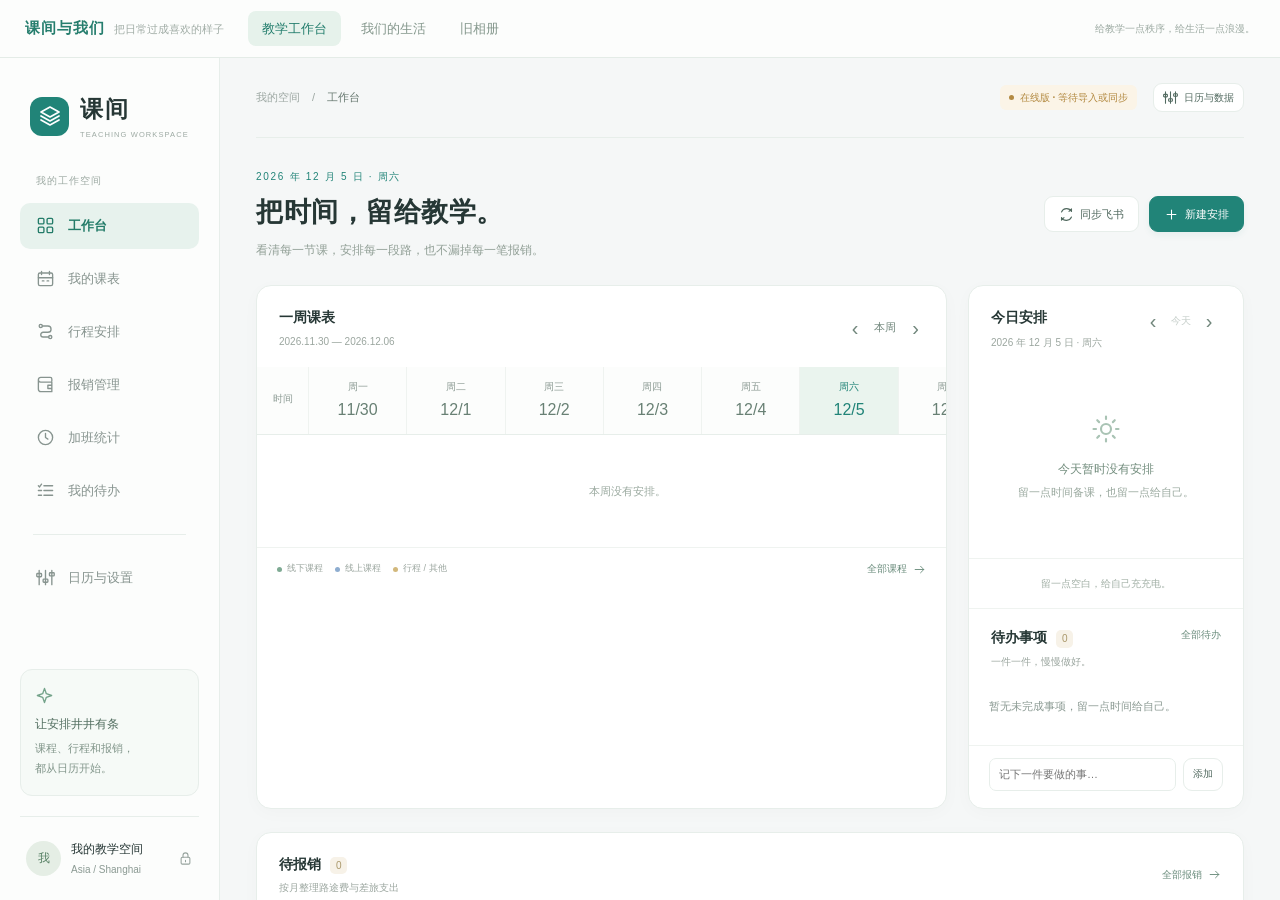
<file: index.html>
<!doctype html><html lang="zh-CN"><head><meta charset="utf-8"><meta name="viewport" content="width=device-width,initial-scale=1"><meta name="theme-color" content="#218478"><title>课间与我们 · 我的日常空间</title><style>
*{box-sizing:border-box}body{margin:0;background:#f5f7f7;font:13px/1.5 -apple-system,BlinkMacSystemFont,"Segoe UI","Microsoft YaHei",sans-serif;color:#344c42}.portal-bar{height:58px;background:#fcfdfc;border-bottom:1px solid #e4ece7;display:flex;align-items:center;padding:0 25px;gap:24px}.portal-brand{font-size:15px;font-weight:600;letter-spacing:1px;color:#267e6e;white-space:nowrap}.portal-brand span{font-size:11px;color:#a1ada6;margin-left:9px;font-weight:400;letter-spacing:0}.tabs{display:flex;gap:6px}.tabs button{cursor:pointer;border:0;background:transparent;padding:8px 14px;border-radius:8px;color:#83968b;font:inherit}.tabs button.active{background:#e6f2eb;color:#227d6c}.portal-note{margin-left:auto;font-size:10px;color:#9caaa2}iframe{display:block;width:100%;height:calc(100dvh - 58px);border:0}button:focus-visible{outline:3px solid #a0cfc4;outline-offset:2px}@media(max-width:650px){.portal-bar{height:94px;padding:12px 16px;gap:8px;align-items:flex-start;flex-direction:column}.portal-brand span,.portal-note{display:none}.tabs{width:100%;justify-content:space-between}.tabs button{padding:7px 13px;font-size:12px}iframe{height:calc(100dvh - 94px)}}
</style></head><body><header class="portal-bar"><div class="portal-brand">课间与我们<span>把日常过成喜欢的样子</span></div><nav class="tabs" aria-label="切换页面"><button data-page="workbench" class="active">教学工作台</button><button data-page="together">我们的生活</button><button data-page="album">旧相册</button></nav><span class="portal-note">给教学一点秩序，给生活一点浪漫。</span></header><iframe id="page-frame" title="教学工作台" allow="autoplay"></iframe><script>
const pages={workbench:['./workbench.html','教学工作台'],together:['./together.html','我们的生活'],album:['./album.html','樱花音乐相册']};
// A fresh HTML address on each visit prevents an old cached iframe surviving a homepage reload.
const pageVersion=Date.now().toString(36);
function openPage(name){if(!pages[name])name='workbench';const url=new URL(pages[name][0],location.href);url.searchParams.set('v',pageVersion);document.querySelector('#page-frame').src=url.href;document.querySelector('#page-frame').title=pages[name][1];document.querySelectorAll('[data-page]').forEach(b=>{b.classList.toggle('active',b.dataset.page===name);b.setAttribute('aria-current',b.dataset.page===name?'page':'false');});history.replaceState(null,'','#'+name);}
document.querySelector('.tabs').addEventListener('click',e=>{const b=e.target.closest('[data-page]');if(b)openPage(b.dataset.page);});window.addEventListener('hashchange',()=>openPage(location.hash.slice(1)));openPage(location.hash.slice(1));
</script></body></html>
</file>
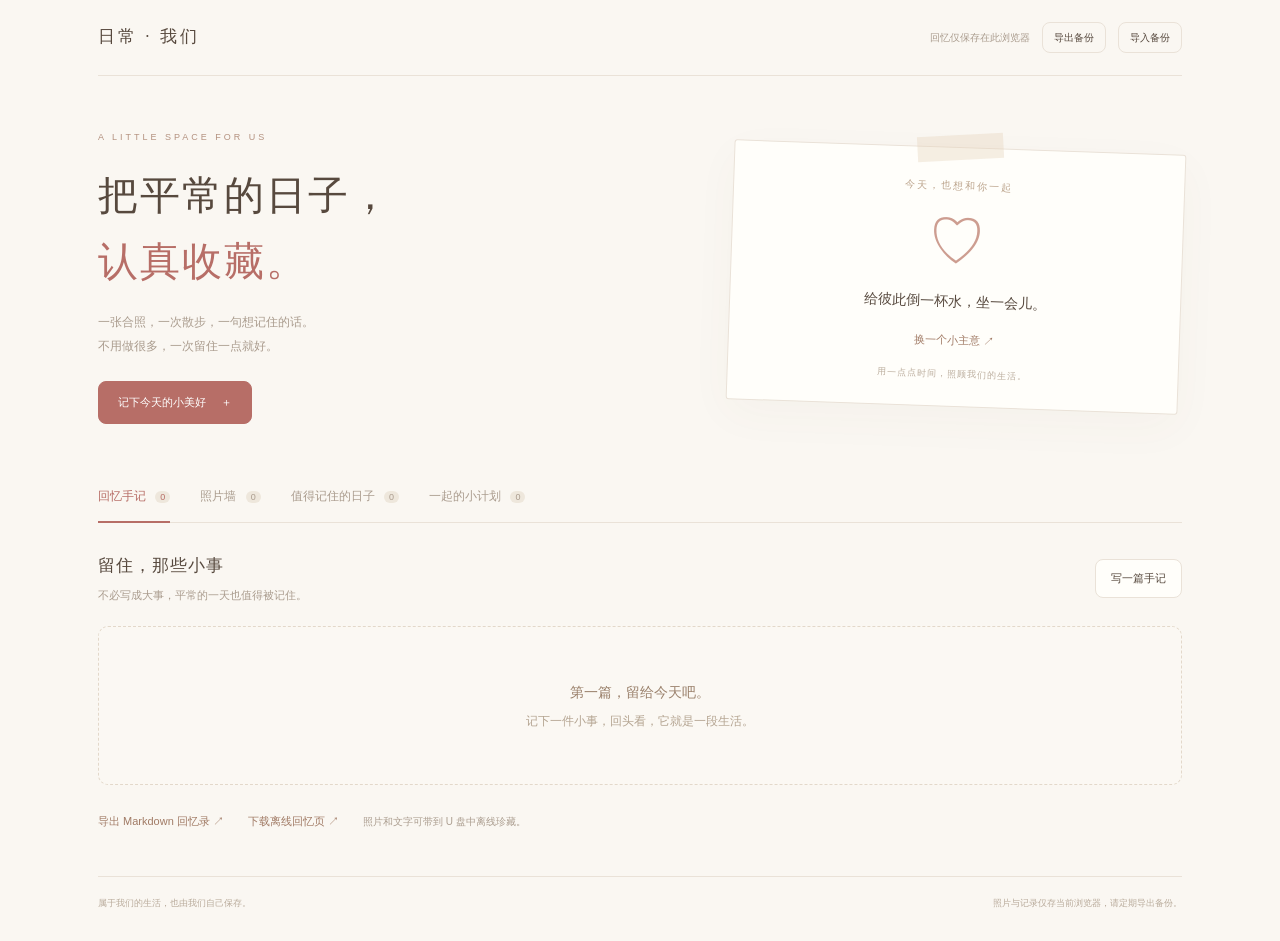
<file: together.html>
<!doctype html><html lang="zh-CN"><head><meta charset="utf-8"><meta name="viewport" content="width=device-width,initial-scale=1"><meta name="theme-color" content="#b76e67"><title>我们的生活 · 课间与我们</title><link rel="stylesheet" href="./together.css"></head><body>
<main class="life"><header class="life-top"><a href="./index.html" target="_top" class="life-brand">日常 · 我们</a><span id="save-note">正在打开本机回忆…</span><button class="button quiet" id="backup">导出备份</button><button class="button quiet" id="import">导入备份</button><input type="file" id="backup-file" accept=".json,application/json" hidden></header>
<section class="hero"><div><div class="eyebrow">A LITTLE SPACE FOR US</div><h1>把平常的日子，<br><em>认真收藏。</em></h1><p>一张合照，一次散步，一句想记住的话。<br>不用做很多，一次留住一点就好。</p><button class="button primary" id="open-memory">记下今天的小美好 <span>＋</span></button></div><div class="hero-paper"><span class="paper-kicker">今天，也想和你一起</span><span class="paper-heart">♡</span><strong id="gentle-idea">选一张合照，聊聊那天发生的事。</strong><button class="text-button" id="another-idea">换一个小主意 ↗</button><span class="paper-foot">用一点点时间，照顾我们的生活。</span></div></section>
<nav class="life-nav" aria-label="生活页面"><button data-view="memories" class="selected">回忆手记 <b id="memory-count">0</b></button><button data-view="photos">照片墙 <b id="photo-count">0</b></button><button data-view="dates">值得记住的日子 <b id="date-count">0</b></button><button data-view="plans">一起的小计划 <b id="plan-count">0</b></button></nav>
<section data-panel="memories"><div class="section-heading"><div><h2>留住，那些小事</h2><p>不必写成大事，平常的一天也值得被记住。</p></div><button class="button" id="new-memory">写一篇手记</button></div><div id="memory-list" class="memory-grid"></div><div class="export-bar"><button class="text-button" id="markdown">导出 Markdown 回忆录 ↗</button><button class="text-button" id="museum">下载离线回忆页 ↗</button><span>照片和文字可带到 U 盘中离线珍藏。</span></div></section>
<section data-panel="photos" hidden><div class="section-heading"><div><h2>相册里，是我们</h2><p>照片只保存在此浏览器，不会自动上传到网站。</p></div><button class="button" id="add-photos">添加照片</button><input type="file" id="photo-files" accept="image/jpeg,image/png,image/webp" multiple hidden></div><div class="photo-grid" id="photo-list"></div></section>
<section data-panel="dates" hidden><div class="section-heading"><div><h2>让日子，有个名字</h2><p>生日、相识、结婚，或者任何只属于你们的一天。</p></div><button class="button" id="new-date">添加纪念日</button></div><div id="date-list" class="date-grid"></div></section>
<section data-panel="plans" hidden><div class="section-heading"><div><h2>下一次，一起</h2><p>它们是邀请，不是必须完成的任务。</p></div></div><form id="plan-form" class="plan-add"><input id="plan-title" maxlength="200" required placeholder="比如：周末去散步，再买一束花" aria-label="一起想做的事"><button class="button primary">放进小计划</button></form><div id="plan-list"></div><aside class="future-note"><strong>这个空间，可以慢慢长大。</strong><p>以后还可以加旅行地图、两个人的小游戏、语音收藏，或一起整理专属回忆馆。先把今天的小事留住，就很好。</p></aside></section>
<footer><span>属于我们的生活，也由我们自己保存。</span><span>照片与记录仅存当前浏览器，请定期导出备份。</span></footer></main>
<dialog id="memory-dialog"><form id="memory-form"><div class="dialog-head"><h2>记下一个小美好</h2><button type="button" data-close aria-label="关闭">×</button></div><label>哪一天<input id="memory-date" type="date" required></label><label>给回忆起个名字<input id="memory-title" maxlength="200" required placeholder="比如：下班后的那一碗面"></label><label>想记住的话<textarea id="memory-text" rows="5" maxlength="20000" required placeholder="发生了什么？当时你们说了什么？"></textarea></label><button class="button primary">好好收起来</button></form></dialog>
<dialog id="date-dialog"><form id="date-form"><div class="dialog-head"><h2>一个值得记住的日子</h2><button type="button" data-close aria-label="关闭">×</button></div><label>日子的名字<input id="date-title" maxlength="100" required placeholder="比如：我们的结婚纪念日"></label><label>日期<input id="date-value" type="date" required></label><label class="check-label"><input type="checkbox" id="date-yearly" checked>每年纪念这一天</label><button class="button primary">记住这一天</button></form></dialog>
<div id="life-toast" role="status"></div><script src="./together.js"></script></body></html>
</file>
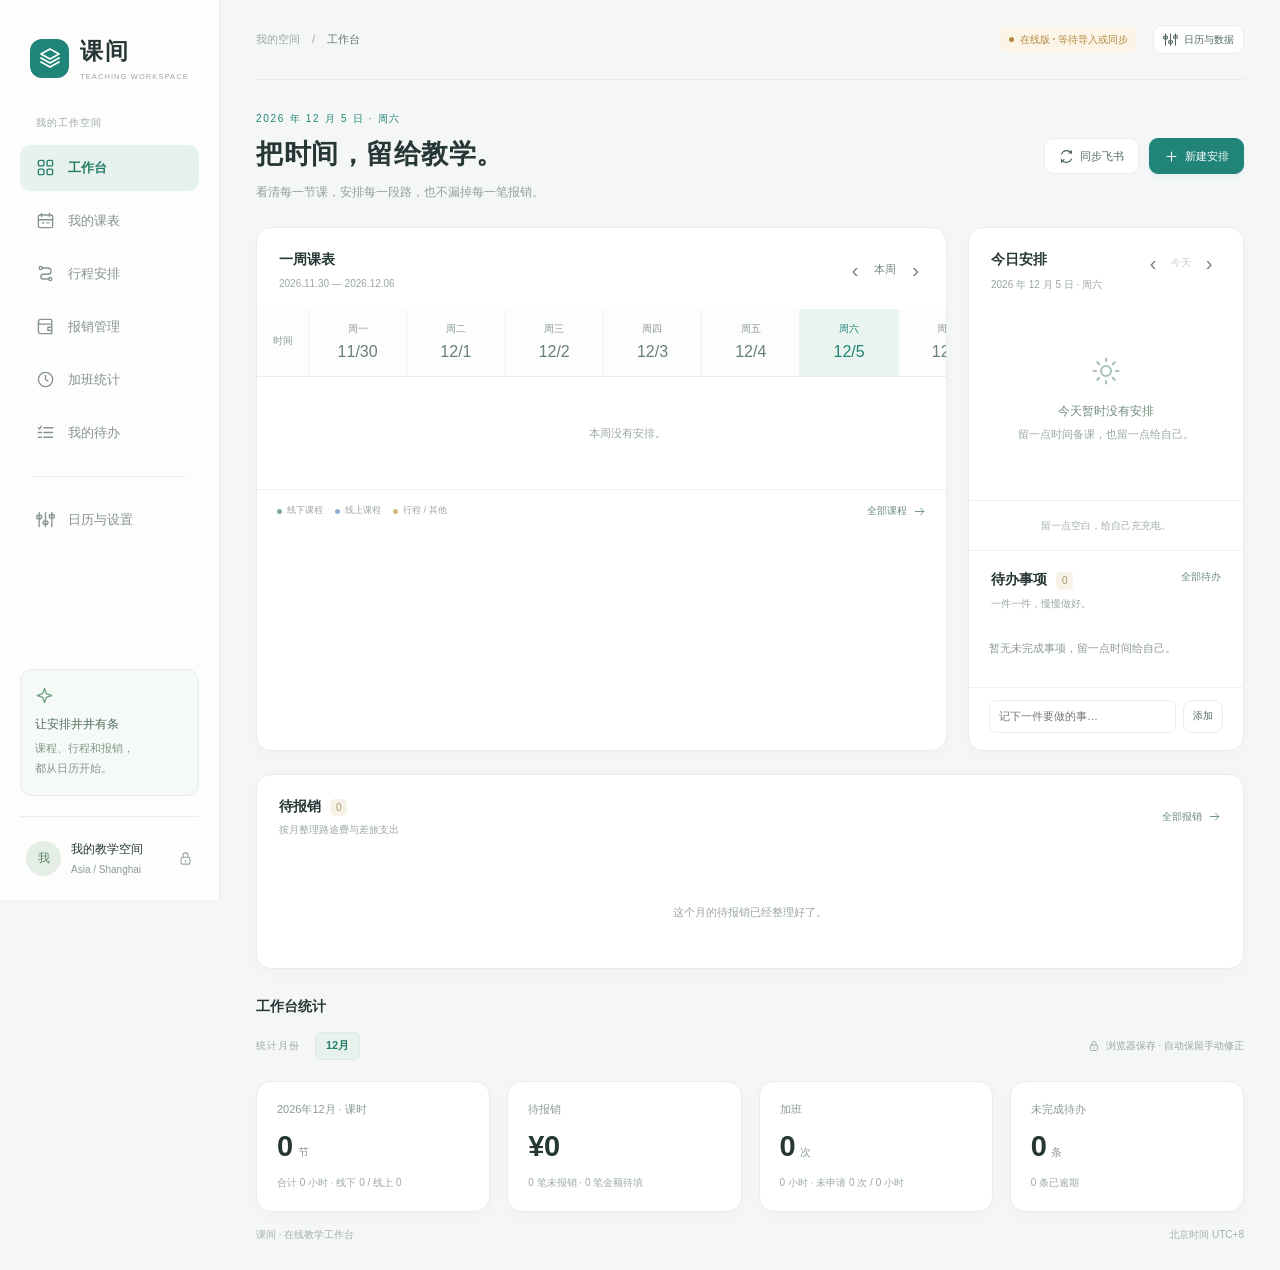
<file: workbench.html>
<!doctype html>
<html lang="zh-CN">
<head>
<meta charset="utf-8">
<meta name="viewport" content="width=device-width,initial-scale=1">
<meta name="theme-color" content="#218478">
<title>课间 · 教学工作台</title>
<style>
:root{
  --paper:#f5f4f0; --surface:#ffffff; --surface-2:#fbfaf7;
  --ink:#1d1c1a; --ink-2:#4a4843; --muted:#847f76;
  --line:#e5e2da; --line-2:#efece5;
  --accent:#2a6a5c; --accent-soft:#e7f0ed;
  --warn:#b4552d; --warn-soft:#fbeee7;
  --blue:#3b5f88; --blue-soft:#e9eef5;
  --gold:#8a6a2f; --gold-soft:#f6efdf;
  --r:10px;
  --sh:0 1px 2px rgba(28,26,22,.04), 0 1px 8px rgba(28,26,22,.03);
}
*{box-sizing:border-box}
html,body{margin:0;padding:0}
body{
  background:var(--paper); color:var(--ink);
  font:14px/1.55 -apple-system,BlinkMacSystemFont,"Segoe UI","PingFang SC","Microsoft YaHei","Hiragino Sans GB",sans-serif;
  -webkit-font-smoothing:antialiased; text-rendering:optimizeLegibility;
}
button{font:inherit;color:inherit;cursor:pointer;border:none;background:none}
input,select,textarea{font:inherit;color:inherit}
h1,h2,h3,h4,p{margin:0}
.num{font-variant-numeric:tabular-nums}
.wrap{max-width:1180px;margin:0 auto;padding:18px 22px 60px}

/* ---------- 顶栏 ---------- */
.top{display:flex;align-items:center;gap:16px;flex-wrap:wrap;margin-bottom:16px}
.brand{display:flex;gap:10px;align-items:center}
.brand .mark{
  width:32px;height:32px;border-radius:9px;background:var(--ink);color:#fff;
  display:grid;place-items:center;font-size:14px;font-weight:600;flex:none;
}
.brand b{display:block;font-size:15px;font-weight:650;letter-spacing:.2px}
.brand span{display:block;font-size:10.5px;color:var(--muted);letter-spacing:.8px;margin-top:1px}
.months{display:flex;gap:4px;flex-wrap:wrap}
.mchip{
  padding:4px 11px;border-radius:16px;font-size:12px;font-weight:550;
  background:var(--surface);border:1px solid var(--line);color:var(--ink-2);transition:.15s;
}
.mchip:hover{border-color:#d6d2c8;color:var(--ink)}
.mchip.on{background:var(--ink);color:#fff;border-color:var(--ink)}
.actions{margin-left:auto;display:flex;align-items:center;gap:8px}
.pill{
  display:inline-flex;align-items:center;gap:6px;font-size:11.5px;font-weight:550;
  padding:4px 9px;border-radius:20px;background:var(--gold-soft);color:var(--gold);border:1px solid rgba(138,106,47,.15);
}
.pill.live{background:var(--accent-soft);color:var(--accent);border-color:rgba(42,106,92,.16)}
.pill i{width:5px;height:5px;border-radius:50%;background:currentColor;display:block}
.pill.busy{background:var(--blue-soft);color:var(--blue);border-color:rgba(59,95,136,.16)}
.pill.busy i{animation:wbPulse 1.05s ease-in-out infinite}
.pill.warn{background:var(--warn-soft);color:var(--warn);border-color:rgba(180,85,45,.16)}
@keyframes wbPulse{0%,100%{opacity:.25;transform:scale(.75)}50%{opacity:1;transform:scale(1.4)}}
.pill[title]{cursor:help}
.btn{
  display:inline-flex;align-items:center;gap:6px;padding:6px 11px;border-radius:7px;font-size:12.5px;
  background:var(--surface);border:1px solid var(--line);color:var(--ink-2);transition:.15s;font-weight:550;
}
.btn:hover{border-color:#d6d2c8;background:#fff;color:var(--ink)}
.btn svg{width:14px;height:14px}
.btn.primary{background:var(--ink);color:#fff;border-color:var(--ink)}
.btn.primary:hover{background:#000;color:#fff}
.btn.sm{padding:4px 8px;font-size:11.5px}

/* ---------- 通用 ---------- */
.sub{font-size:12.5px;color:var(--muted);margin:2px 0 14px}
.card{background:var(--surface);border:1px solid var(--line);border-radius:var(--r);box-shadow:var(--sh);margin-bottom:14px}
.card-h{display:flex;align-items:center;gap:10px;padding:12px 16px;border-bottom:1px solid var(--line-2);flex-wrap:wrap}
.card-h h3{font-size:13.5px;font-weight:650;letter-spacing:.2px}
.card-h .hint{font-size:11.5px;color:var(--muted);font-weight:400}
.card-h .right{margin-left:auto;display:flex;gap:6px;align-items:center}
.grid4{display:grid;grid-template-columns:repeat(4,minmax(0,1fr));gap:12px;margin-bottom:14px}
.metric{background:var(--surface);border:1px solid var(--line);border-radius:var(--r);padding:13px 15px;box-shadow:var(--sh)}
.metric .k{font-size:11.5px;color:var(--muted);letter-spacing:.4px}
.metric .v{font-size:23px;font-weight:600;letter-spacing:-.5px;margin-top:6px;line-height:1.1}
.metric .v small{font-size:12px;font-weight:500;color:var(--muted);margin-left:3px}
.metric .f{font-size:11.5px;color:var(--muted);margin-top:5px}
.metric.hl{border-color:rgba(42,106,92,.25);background:linear-gradient(180deg,#fff,#f8fbfa)}
.tag{
  display:inline-flex;align-items:center;font-size:10.5px;font-weight:600;padding:2px 6px;border-radius:5px;
  background:var(--line-2);color:var(--ink-2);letter-spacing:.3px;white-space:nowrap;
}
.tag.on-{background:var(--blue-soft);color:var(--blue)}
.tag.off-{background:var(--gold-soft);color:var(--gold)}
.tag.warn{background:var(--warn-soft);color:var(--warn)}
.tag.ok{background:var(--accent-soft);color:var(--accent)}
.muted{color:var(--muted)}
.empty{padding:30px 16px;text-align:center;color:var(--muted);font-size:12.5px}

/* ---------- 表格 ---------- */
.tbl-wrap{overflow:auto}
table.tbl{width:100%;border-collapse:collapse;font-size:12.5px}
.tbl th{
  text-align:left;padding:7px 10px;font-size:11px;font-weight:600;color:var(--muted);
  border-bottom:1px solid var(--line);white-space:nowrap;background:var(--surface-2);
  position:sticky;top:0;z-index:1;
}
.tbl td{padding:5px 10px;border-bottom:1px solid var(--line-2);vertical-align:middle;white-space:nowrap}
.tbl td.wrap{white-space:normal;min-width:150px}
.tbl tbody tr:hover td{background:var(--surface-2)}
.tbl tr[data-edit]{cursor:pointer}
.tbl input,.tbl select{
  border:1px solid transparent;border-radius:5px;padding:3px 6px;font-size:12px;background:transparent;
  min-width:0;width:100%;
}
.tbl select{width:auto}
.tbl input:hover,.tbl select:hover{border-color:var(--line)}
.tbl input:focus,.tbl select:focus{outline:none;border-color:var(--accent);background:#fff}
.tbl .rmv{opacity:0;font-size:15px;color:var(--muted);padding:0 3px;line-height:1}
.tbl tr:hover .rmv{opacity:1}
.tbl tr.need td{background:#fffbf3}
.tbl tr.need td:first-child{box-shadow:inset 3px 0 0 var(--gold)}
.tbl tr.sum td{border-top:1.5px solid var(--line);border-bottom:none;background:var(--surface-2);font-weight:600;color:var(--ink-2)}
.ot-tag{font-size:11px;font-weight:600;padding:2px 7px;border-radius:5px}
.ot-tag.wk{background:var(--blue-soft);color:var(--blue)}
.ot-tag.hd{background:var(--warn-soft);color:var(--warn)}

/* ---------- 添加条 / 待办 ---------- */
.addbar{display:flex;gap:6px;flex-wrap:wrap;padding:11px 16px;border-top:1px solid var(--line-2)}
.addbar input,.addbar select{border:1px solid var(--line);border-radius:6px;padding:5px 8px;font-size:12px;background:#fff;min-width:0}
.addbar input:focus,.addbar select:focus{outline:none;border-color:var(--accent)}
.todo{display:flex;gap:10px;align-items:flex-start;padding:9px 14px;border-bottom:1px solid var(--line-2)}
.todo:last-child{border-bottom:none}
.todo .cb{width:16px;height:16px;border-radius:4px;border:1.5px solid #cfcbc0;flex:none;margin-top:2px;display:grid;place-items:center;background:#fff;transition:.15s}
.todo .cb svg{width:11px;height:11px;color:#fff;opacity:0}
.todo.done .cb{background:var(--accent);border-color:var(--accent)}
.todo.done .cb svg{opacity:1}
.todo .tx{min-width:0;flex:1}
.todo .tx b{font-size:13px;font-weight:550;display:block;line-height:1.45}
.todo.done .tx b{color:var(--muted);text-decoration:line-through}
.todo .tx span{font-size:11px;color:var(--muted);display:flex;gap:10px;margin-top:2px;flex-wrap:wrap}
.todo .del{opacity:0;font-size:15px;color:var(--muted);padding:0 3px;line-height:1}
.todo:hover .del{opacity:1}
.todo.overdue .tx b{color:var(--warn)}
.todoadd{display:flex;gap:6px;padding:11px 14px;border-top:1px solid var(--line-2)}
.todoadd input{border:1px solid var(--line);border-radius:6px;padding:5px 9px;font-size:12.5px;flex:1;min-width:0}
.todoadd input:focus{outline:none;border-color:var(--accent)}

/* ---------- 弹窗 ---------- */
dialog{
  border:none;border-radius:14px;padding:0;max-width:560px;width:calc(100% - 32px);
  box-shadow:0 24px 64px rgba(20,18,15,.25);background:var(--surface);color:var(--ink);
}
dialog::backdrop{background:rgba(28,26,22,.32);backdrop-filter:blur(2px)}
.dlg-h{display:flex;align-items:center;padding:16px 18px;border-bottom:1px solid var(--line-2)}
.dlg-h h3{font-size:14.5px;font-weight:650}
.dlg-h button{margin-left:auto;font-size:19px;color:var(--muted);line-height:1}
.dlg-b{padding:16px 18px;max-height:65vh;overflow:auto;font-size:12.5px}
.dlg-b h4{font-size:12px;font-weight:650;letter-spacing:.4px;color:var(--ink-2);margin:0 0 7px}
.dlg-b section+section{margin-top:16px;padding-top:15px;border-top:1px solid var(--line-2)}
.svcline{display:flex;align-items:center;flex-wrap:wrap;gap:6px;font-size:12.5px;color:var(--ink-2);line-height:1.7}
.svcline .sep{color:var(--line);margin:0 2px}
.kv-inline{color:var(--muted);font-size:11.5px;margin-left:6px}
.dot-live{width:7px;height:7px;border-radius:50%;background:var(--accent);display:inline-block;flex:0 0 auto}
.dot-live.off{background:var(--muted);opacity:.5}
.dot-live.busy{background:var(--blue);animation:wbPulse 1.05s ease-in-out infinite}
.kv{display:grid;grid-template-columns:88px 1fr;gap:5px 10px;font-size:12px}
.kv dt{color:var(--muted)}
.kv dd{margin:0;font-variant-numeric:tabular-nums}
.steps{counter-reset:s;display:flex;flex-direction:column;gap:7px;margin:0;padding:0}
.steps li{counter-increment:s;list-style:none;position:relative;padding-left:24px;color:var(--ink-2);line-height:1.55}
.steps li::before{
  content:counter(s);position:absolute;left:0;top:1px;width:16px;height:16px;border-radius:50%;
  background:var(--accent-soft);color:var(--accent);font-size:10px;font-weight:700;display:grid;place-items:center;
}
textarea.imp{
  width:100%;min-height:82px;border:1px solid var(--line);border-radius:7px;padding:8px 10px;font-size:12px;
  font-family:ui-monospace,Consolas,monospace;resize:vertical;background:var(--surface-2);
}
textarea.imp:focus{outline:none;border-color:var(--accent);background:#fff}
.row{display:flex;gap:8px;align-items:center;flex-wrap:wrap}
.drop{
  border:1.5px dashed var(--line);border-radius:9px;padding:14px;text-align:center;color:var(--muted);
  font-size:12px;background:var(--surface-2);
}
.drop b{color:var(--accent)}

#edlg{max-width:500px}
.fld{display:flex;flex-direction:column;gap:4px;margin-bottom:11px;font-size:11.5px;color:var(--ink-2)}
.fld>span{font-weight:600;letter-spacing:.2px}
.fld input,.fld select{border:1px solid var(--line);border-radius:7px;padding:7px 9px;font-size:12.5px;background:var(--surface-2);color:var(--ink)}
.fld input:focus,.fld select:focus{outline:none;border-color:var(--accent);background:#fff}
.fld2{display:grid;grid-template-columns:1fr 1fr;gap:9px}
.chk{display:flex;gap:8px;align-items:flex-start;font-size:12px;color:var(--ink-2);line-height:1.5;margin:2px 0 13px;cursor:pointer}
.chk input{margin-top:2px;accent-color:var(--accent)}
.ed-foot{display:flex;gap:8px;flex-wrap:wrap;align-items:center;border-top:1px solid var(--line-2);padding-top:13px}
.ed-note{font-size:11px;color:var(--muted);line-height:1.6;margin:0 0 12px}
.ed-note b{color:var(--ink-2)}

#toast{
  position:fixed;left:50%;bottom:26px;transform:translate(-50%,14px);z-index:99;
  background:var(--ink);color:#fff;font-size:12.5px;padding:8px 15px;border-radius:20px;
  opacity:0;pointer-events:none;transition:.22s;box-shadow:0 8px 24px rgba(0,0,0,.22);
}
#toast.on{opacity:1;transform:translate(-50%,0)}

@media (max-width:900px){
  .grid4{grid-template-columns:repeat(2,minmax(0,1fr))}
  .top .actions{margin-left:0}
}
@media print{
  body{background:#fff}
  .top,.actions,.addbar,.todoadd,.mchip{display:none!important}
  .card{box-shadow:none;border-color:#ccc}
  .tbl th{background:#fff!important}
}

/* 课间 · 保留原有数据层的界面改版 */
:root{--paper:#f5f7f7;--surface:#fff;--surface-2:#f8faf9;--ink:#263735;--ink-2:#526a60;--muted:#8b9a93;--line:#e7eeea;--line-2:#eff3f0;--accent:#218478;--accent-soft:#e8f3ed;--blue:#4f82bb;--blue-soft:#edf3fb;--gold:#b38a42;--gold-soft:#fbf4e7;--r:15px;--sh:0 4px 18px #233a2f06}
[hidden]{display:none!important}body{font-size:14px}button:focus-visible,a:focus-visible,input:focus-visible,select:focus-visible,textarea:focus-visible{outline:3px solid #a0cfc4;outline-offset:3px}button:disabled{opacity:.55;cursor:wait}.kk-icon{width:19px;height:19px;flex-shrink:0;display:block}.kk-shell{display:grid;grid-template-columns:220px minmax(0,1fr);min-height:100vh}.kk-sidebar{position:sticky;top:0;height:100vh;background:#fcfdfc;border-right:1px solid var(--line);padding:34px 20px 23px;display:flex;flex-direction:column;z-index:20}.kk-brand{display:flex;align-items:center;gap:11px;text-align:left;padding:0 10px 33px}.kk-mark{width:39px;height:39px;display:grid;place-items:center;background:var(--accent);color:white;border-radius:12px}.kk-mark .kk-icon{width:24px;height:24px}.kk-brand strong{font-size:23px;letter-spacing:2px;font-weight:650}.kk-brand small{display:block;font-size:7.5px;letter-spacing:1.1px;white-space:nowrap;color:#9daaa3;margin-top:1px}.kk-caption{font-size:10px;letter-spacing:1px;color:#9ca9a2}.kk-sidebar>.kk-caption{padding:0 16px;margin-bottom:14px}.kk-sidebar nav{display:grid;gap:7px}.kk-nav{display:flex;align-items:center;gap:13px;min-height:46px;border-radius:10px;text-align:left;padding:0 16px;color:#87948f;white-space:nowrap;font-size:13px}.kk-nav:hover{background:#f0f5f1;color:var(--accent)}.kk-nav.active{background:#e7f2ed;color:#247c69;font-weight:600}.kk-nav-line{height:1px;background:var(--line);margin:13px}.kk-sidebar-note{margin-top:auto;border:1px solid #e7eeea;border-radius:12px;padding:16px 14px;background:#f6faf7;color:#82968b;font-size:11px;line-height:1.8}.kk-sidebar-note .kk-icon{color:#74a38a;margin-bottom:9px}.kk-sidebar-note strong{display:block;color:#526e60;font-size:12px;font-weight:500;margin-bottom:4px}.kk-profile{display:flex;align-items:center;gap:10px;padding:23px 6px 0;margin-top:20px;border-top:1px solid var(--line)}.kk-avatar{width:35px;height:35px;border-radius:50%;background:#e5eee5;color:#598266;display:grid;place-items:center;font-size:12px}.kk-profile strong{font-size:12px;font-weight:500;display:block}.kk-profile small{font-size:10px;color:var(--muted);display:block;margin-top:3px}.kk-profile>.kk-icon{margin-left:auto;width:15px;color:#96a39d}.wrap.kk-main{max-width:1660px;width:100%;min-width:0;padding:0 36px 28px;margin:0 auto}.kk-topbar{min-height:80px;display:flex;align-items:center;justify-content:space-between;border-bottom:1px solid var(--line);gap:12px}.kk-crumb{display:flex;align-items:center;gap:12px;font-size:11px;color:#9ca7a2}.kk-crumb b{font-weight:400;color:#65776e}.kk-top-actions{display:flex;gap:16px;align-items:center}.pill{font-size:10px;border:0;border-radius:6px;padding:5px 9px}.kk-heading{display:flex;justify-content:space-between;align-items:center;gap:16px;padding:31px 0 25px}.kk-eyebrow{font-size:10px;letter-spacing:1.7px;color:var(--accent);margin-bottom:9px}.kk-heading h1{font-size:27px;font-weight:600;letter-spacing:.5px;line-height:1.4}.kk-heading h1>span{color:var(--accent);margin-left:5px}.kk-heading p{font-size:12px;color:#92a097;margin-top:10px}.kk-heading-actions{display:flex;gap:10px}.btn{min-height:36px;justify-content:center;padding:8px 14px;border-radius:9px;font-size:11px;font-weight:500}.btn .kk-icon{width:15px;height:15px}.btn.primary{background:var(--accent);border-color:var(--accent);box-shadow:0 3px 7px #21847812}.btn.primary:hover{background:#176a60;border-color:#176a60}.btn:hover{background:#f8fbf8;border-color:#c5d8cf;color:var(--accent)}.btn.sm{min-height:29px;font-size:10px;padding:5px 9px}.kk-period{display:flex;justify-content:space-between;align-items:center;margin-bottom:21px;gap:14px}.kk-period>div{display:flex;align-items:center;gap:15px;min-width:0}.months{gap:5px;max-height:85px;overflow:auto}.mchip{border-radius:6px;padding:4px 10px;font-size:11px;background:transparent;border-color:transparent;font-weight:400}.mchip.on{background:#e7f2ed;border-color:#e0ebe4;color:#247c69;font-weight:600}.kk-local{display:flex;gap:6px;align-items:center;white-space:nowrap;font-size:10px;color:#96a59c}.kk-local .kk-icon{width:12px;height:12px}.grid4{gap:17px;margin-bottom:23px}.metric{padding:19px 20px 17px;min-height:131px;position:relative}.metric.hl{border-color:var(--line);background:#fff}.metric .k{font-size:11px;letter-spacing:0}.metric .v{font-size:29px;line-height:1.3;margin-top:10px;font-weight:600}.metric .v small{font-size:11px;font-weight:400;margin-left:5px}.metric .f{font-size:10px;margin-top:10px;color:#9ca9a1}.kk-stat-icon{position:absolute;right:18px;top:17px;display:grid;place-items:center;width:31px;height:31px;border-radius:9px;background:#eff6f1;color:#6d9a82}.kk-stat-icon .kk-icon{width:16px;height:16px}.metric:nth-child(2) .kk-stat-icon{background:#eef3f8;color:#7e9cba}.metric:nth-child(3) .kk-stat-icon{background:#f9f5e9;color:#ba9c64}.metric:nth-child(4) .kk-stat-icon{background:#f4f0f7;color:#a28aab}.card{margin-bottom:23px;overflow:hidden}.kk-dashboard{display:grid;grid-template-columns:minmax(0,1fr) 276px;gap:21px}.kk-panel-head{display:flex;align-items:center;justify-content:space-between;gap:12px;padding:21px 22px 18px}.kk-panel-head h2{font-size:14px;font-weight:600}.kk-panel-head p{font-size:10px;color:#9ba69f;margin-top:5px}.kk-panel-head>.kk-icon{color:#c5ad76;width:22px;height:22px}.kk-week-nav{display:flex;gap:6px;align-items:center;white-space:nowrap}.kk-week-nav button{font-size:11px;color:#70867b;padding:4px 5px;border-radius:5px}.kk-week-nav button:first-child,.kk-week-nav button:last-child{font-size:20px;line-height:1}.kk-week-nav button:hover{background:var(--accent-soft)}.kk-week-scroll{overflow-x:auto;padding:0 13px}.kk-week-grid{display:grid;grid-template-columns:repeat(7,minmax(76px,1fr));min-width:532px}.kk-day{padding:0 5px 14px;border-right:1px solid var(--line-2);min-height:277px}.kk-day:last-child{border-right:0}.kk-day-head{text-align:center;border-bottom:1px solid var(--line);padding:2px 0 13px;margin-bottom:12px;color:#a0aca5;font-size:10px;line-height:1.6}.kk-day-head strong{display:block;font-size:19px;line-height:1.4;font-weight:500;color:#65796e}.kk-day.is-today .kk-day-head strong{background:var(--accent);color:#fff;border-radius:8px;width:30px;margin:0 auto}.kk-day.is-today .kk-day-head{color:var(--accent)}.kk-event{display:block;width:100%;text-align:left;border-radius:6px;padding:8px 7px;margin-bottom:8px;background:#eaf4ef;color:#4b8671;border-left:2px solid #6fa68c;line-height:1.6;overflow-wrap:anywhere}.kk-event.online{background:#edf3fb;color:#6587ad;border-left-color:#8aadd2}.kk-event.other{background:#fbf4e7;color:#ae905a;border-left-color:#d2b87c}.kk-event:hover{filter:brightness(.97)}.kk-event strong{display:block;font-size:10px;font-weight:500}.kk-event small{font-size:9px;display:block;opacity:.8}.kk-day-blank{color:#cad4cd;text-align:center;font-size:11px;padding:60px 0}.kk-panel-foot{border-top:1px solid var(--line-2);padding:13px 20px;display:flex;justify-content:space-between;align-items:center;gap:12px}.kk-legend{display:flex;gap:12px;flex-wrap:wrap;color:#9ba69f;font-size:9px}.kk-legend span{display:flex;align-items:center;gap:5px}.kk-legend i{width:5px;height:5px;background:#7eaa93;border-radius:50%}.kk-legend i.online{background:#8eadd0}.kk-legend i.other{background:#d2b87c}.kk-link{display:inline-flex;gap:6px;align-items:center;color:#6a8c7c;font-size:10px;white-space:nowrap;padding:0}.kk-link .kk-icon{width:13px;height:13px}.kk-today{display:flex;flex-direction:column}.kk-today #kk-today{padding:0 21px 10px;max-height:340px;overflow:auto}.kk-timeline{display:block;border-left:1px solid #e2eae4;margin-left:4px;padding:0 0 23px 18px;position:relative;width:calc(100% - 4px);text-align:left}.kk-timeline:before{content:"";position:absolute;left:-4px;top:5px;width:7px;height:7px;background:#8caf9c;border:2px solid white;box-shadow:0 0 0 1px #8caf9c;border-radius:50%}.kk-timeline time{font-size:10px;color:#97a59c;display:block;margin-bottom:5px}.kk-timeline strong{display:block;font-size:12px;font-weight:500;color:#526c5f;overflow-wrap:anywhere}.kk-timeline small{display:block;font-size:10px;color:#9aa69f;margin-top:4px;overflow-wrap:anywhere}.kk-timeline:hover strong{color:var(--accent)}.kk-today-foot{padding:17px;border-top:1px solid var(--line-2);font-size:10px;color:#a1afa5;text-align:center;margin-top:auto}.kk-empty{padding:45px 18px;text-align:center;color:#9aa99f;font-size:11px;line-height:2}.kk-empty .kk-icon{width:30px;height:30px;margin:0 auto 13px;color:#a9c3b4}.kk-empty strong{display:block;font-size:12px;font-weight:500;color:#718c7c}.kk-count{display:inline-block;font-size:10px;font-weight:400;color:#aa986b;background:#f7f2e8;padding:1px 6px;border-radius:5px;margin-left:5px}.kk-preview .tbl td{padding:13px 22px}.kk-preview .tbl th{padding:10px 22px;font-size:10px}.kk-preview .tbl{font-size:11px}.kk-status{font-size:10px;color:#aa986b;background:#fbf4e7;padding:4px 8px;border-radius:5px}.card-h{padding:19px 22px;gap:8px}.card-h .hint{font-size:11px}.card-h h3{font-size:14px}.tbl th{padding:12px 18px;font-size:11px}.tbl td{padding:11px 18px;font-size:12px}.tbl td.wrap{max-width:380px}.tbl td.wrap{margin:0}.tbl input,.tbl select{padding:6px 8px;border:1px solid var(--line);background:#fff;font-size:11px}.addbar{padding:17px 22px;gap:9px}.addbar input,.addbar select{padding:8px 10px;border-radius:8px}.todo{padding:16px 22px}.todoadd{padding:17px 22px;flex-wrap:wrap}.todoadd input{padding:8px 10px}.todo .del,.tbl .rmv{opacity:.5}.todo:hover .del,.tbl tr:hover .rmv{opacity:1}.kk-agenda-row{display:flex;gap:20px;padding:20px 24px;border-top:1px solid var(--line-2);align-items:center;cursor:pointer}.kk-agenda-row:hover{background:var(--surface-2)}.kk-agenda-date{font-size:11px;color:var(--muted);min-width:86px}.kk-agenda-row strong{font-size:13px;font-weight:500}.kk-agenda-row p{font-size:11px;color:var(--muted);margin-top:5px}.kk-footer{display:flex;justify-content:space-between;margin-top:10px;color:#a6b0aa;font-size:10px;padding-top:5px}.kk-menu{display:none}.kk-scrim{display:none}dialog{border-radius:16px}dialog .dlg-h{padding:20px 22px}dialog .dlg-b{padding:20px 22px}dialog .btn.primary{color:#fff}.kk-view-enter{animation:kkEnter .18s ease-out}@keyframes kkEnter{from{opacity:.5;transform:translateY(3px)}to{opacity:1;transform:none}}@media(prefers-reduced-motion:reduce){.kk-view-enter{animation:none}}
@media(min-width:1600px){.kk-day{min-height:330px}.kk-event{padding:11px 9px}.kk-event strong{font-size:11px}.kk-event small{font-size:10px}}
@media(max-width:1200px){.kk-shell{grid-template-columns:192px minmax(0,1fr)}.kk-sidebar{padding-left:14px;padding-right:14px}.wrap.kk-main{padding:0 25px 25px}.kk-dashboard{grid-template-columns:minmax(0,1fr) 240px;gap:17px}.kk-local{display:none}.kk-heading h1{font-size:24px}.metric{padding:17px 15px}.metric .f{font-size:9px}.kk-stat-icon{right:13px;top:13px;width:26px;height:26px}.kk-panel-head{padding:19px 17px}.kk-legend{gap:8px}.kk-panel-foot{padding:12px 15px}}
@media(max-width:1050px){.kk-dashboard{grid-template-columns:minmax(0,1fr)}.kk-today #kk-today{display:grid;grid-template-columns:repeat(2,minmax(0,1fr));gap:10px;max-height:none}.kk-today .kk-empty{grid-column:1/-1;padding:22px}.kk-today .kk-empty .kk-icon{display:none}.kk-day{min-height:245px}.kk-top-actions{gap:7px}.grid4{gap:12px}.metric .v{font-size:25px}.kk-stat-icon{display:none}}
@media(max-width:760px){.kk-shell{display:block}.kk-sidebar{position:fixed;left:0;top:0;width:220px;transform:translateX(-100%);transition:transform .2s;z-index:40}.kk-sidebar.open{transform:translateX(0)}.kk-scrim:not([hidden]){display:block;position:fixed;inset:0;background:#233a2f40;z-index:35}.wrap.kk-main{padding:0 18px 24px}.kk-menu{display:block;padding:0;color:var(--muted)}.kk-topbar{min-height:66px}.kk-top-actions .btn{font-size:0;padding:6px}.kk-top-actions .btn .kk-icon{width:16px;height:16px}.pill{font-size:9px}.kk-crumb{gap:8px}.kk-heading{padding:25px 0 22px;align-items:flex-start;flex-direction:column;gap:18px}.kk-heading h1{font-size:25px}.kk-heading p{font-size:11px}.kk-heading-actions{align-self:flex-end}.kk-period>div{align-items:flex-start;gap:8px;flex-direction:column}.kk-period{margin-bottom:17px}.months{max-height:72px}.grid4{grid-template-columns:repeat(2,minmax(0,1fr));gap:12px;margin-bottom:18px}.metric{min-height:118px;padding:16px}.metric .v{font-size:26px}.metric .f{font-size:10px}.kk-stat-icon{display:grid}.kk-dashboard{gap:0}.card{margin-bottom:18px}.kk-today #kk-today{grid-template-columns:1fr}.kk-panel-foot{align-items:flex-start}.kk-legend{gap:8px}.kk-panel-head{padding:18px}.kk-panel-head h2{font-size:13px}.kk-footer{font-size:9px}.card-h{padding:16px}.tbl td,.tbl th{padding:10px 13px}.kk-agenda-row{padding:17px;gap:12px}.kk-agenda-date{min-width:75px}.kk-preview .tbl td,.kk-preview .tbl th{padding:12px 16px}.kk-profile{margin-top:15px}.kk-heading-actions .btn{padding:8px 13px}.kk-sidebar-note{margin-top:auto}.kk-brand{padding-bottom:20px}.kk-sidebar{padding-top:25px}}
@media(max-height:750px) and (min-width:761px){.kk-sidebar-note{display:none}.kk-profile{margin-top:auto}}
@media print{.kk-sidebar,.kk-topbar,.kk-heading-actions,.kk-period,.kk-week-nav,.kk-link,.kk-footer{display:none!important}.kk-shell{display:block}.wrap.kk-main{padding:0;max-width:none}.kk-heading{padding:0 0 20px}.card{break-inside:avoid}.tbl-wrap{overflow:visible}}


/* 课程表、报销路线与调休申请 */
.kk-course-toolbar{display:flex;justify-content:space-between;align-items:center;padding:15px 22px;border-bottom:1px solid var(--line-2);gap:15px}.kk-course-toolbar>strong{font-size:12px;color:var(--ink-2);font-weight:500}.kk-course-scroll{overflow:auto}.kk-course-calendar{min-width:800px}.kk-ct-head,.kk-ct-body{display:grid;grid-template-columns:52px repeat(7,minmax(0,1fr))}.kk-ct-head{border-bottom:1px solid var(--line);background:#fcfdfc}.kk-ct-head>div{text-align:center;font-size:10px;color:var(--muted);padding:12px 3px;border-right:1px solid var(--line-2)}.kk-ct-head strong{display:block;font-size:16px;color:#688074;font-weight:500;margin-top:3px}.kk-ct-head .today{background:#eaf4ee;color:var(--accent)}.kk-ct-head .today strong{color:var(--accent)}.kk-ct-axis{position:relative}.kk-ct-axis time{position:absolute;right:8px;font-size:9px;color:#a2aea6;padding-top:4px}.kk-ct-day{position:relative;border-left:1px solid var(--line-2);background:repeating-linear-gradient(to bottom,transparent 0,transparent 47px,#edf2ee 47px,#edf2ee 48px)}.kk-ct-event{position:absolute;display:block;text-align:left;padding:6px 7px;border-radius:6px;border-left:2px solid #7aa48b;background:#eaf4ef;color:#55816c;line-height:1.6;overflow:auto}.kk-ct-event.online{background:#edf3fb;color:#6485aa;border-left-color:#8eadd0}.kk-ct-event:hover{filter:brightness(.97)}.kk-ct-event strong{display:block;font-size:11px;font-weight:500;overflow-wrap:anywhere}.kk-ct-event small{display:block;font-size:9px;opacity:.9}.kk-course-foot{padding:15px 22px;border-top:1px solid var(--line);font-size:11px;color:var(--muted)}.kk-filter-bar{display:flex;align-items:center;gap:16px;padding:14px 22px;border-bottom:1px solid var(--line-2);flex-wrap:wrap;color:var(--muted);font-size:11px}.kk-filter-bar label{display:flex;align-items:center;gap:10px;white-space:nowrap}.kk-filter-bar select{font-size:11px;padding:6px 10px;border:1px solid var(--line);border-radius:7px;background:white}.kk-filter-bar>span{font-size:10px}.tbl .kk-route{min-width:195px;width:210px}.kk-check{display:inline-flex;align-items:center;gap:7px;white-space:nowrap;font-size:11px;cursor:pointer;color:#8c977f}.tbl .kk-check input{appearance:auto;width:15px;height:15px;margin:0;padding:0;accent-color:var(--accent);cursor:pointer}.kk-marked td{background:#f6faf7;color:#7a9183}.kk-marked .kk-check{color:var(--accent)}.kk-agenda-table tr[data-kk-edit]{cursor:pointer}.kk-agenda-table td.wrap{min-width:180px;max-width:390px}.kk-agenda-table td:last-child{font-size:11px}.kk-ct-head>div:first-child{padding-top:24px;font-size:10px}.kk-course-toolbar .kk-week-nav{gap:13px}
@media(max-width:760px){.kk-filter-bar{padding:12px 16px;gap:9px}.kk-course-toolbar{padding:13px 16px}.kk-course-calendar{min-width:850px}.kk-course-foot{padding:13px 16px}.metric .f{font-size:9px;line-height:1.8}.kk-ct-event{padding:5px}.kk-ct-event strong{font-size:10px}}


.kk-main[data-current-view]:not([data-current-view="overview"]) #metrics{display:none}

.kk-ct-event.other{background:#fbf4e7;color:#ae905a;border-left-color:#d2b87c}
.kk-overview-calendar{min-width:740px}.kk-overview-calendar .kk-ct-event strong{font-size:10px}
.kk-bottom-stats{margin-top:27px}.kk-bottom-stats>h2{font-size:14px;font-weight:600;margin-bottom:15px}
.kk-bottom-stats .grid4{margin-bottom:6px}.tbl td.kk-ot-title{min-width:200px;max-width:360px;white-space:normal}


/* Shared folded time axis: the same rows remain aligned across all seven days. */
.kk-ct-body{position:relative}.kk-ct-day{background:none}.kk-time-line{position:absolute;left:0;right:0;border-top:1px solid #edf2ee;pointer-events:none}
.kk-time-fold{position:absolute;left:52px;right:0;height:20px;background:#f4f7f5;border-top:1px dashed #dce6df;border-bottom:1px dashed #dce6df;color:#91a297;font-size:9px;display:flex;align-items:center;justify-content:center;pointer-events:none;z-index:2;letter-spacing:.3px}
.kk-axis-fold{position:absolute;right:15px;height:20px;font-size:12px;color:#a7b7ac;line-height:20px}.kk-fold-note{padding:9px 15px;font-size:10px;color:#9aa99f;border-top:1px solid var(--line-2)}


.kk-ct-event{scrollbar-width:none}.kk-ct-event::-webkit-scrollbar{display:none}

.kk-route-manager{padding:15px 22px;border-bottom:1px solid var(--line-2);background:#fbfdfb;display:grid;gap:10px}.kk-route-manager>div:first-child{display:flex;align-items:center;gap:14px;flex-wrap:wrap}.kk-route-manager strong{font-size:12px;font-weight:500}.kk-route-manager>div:first-child>span{font-size:10px;color:var(--muted)}.kk-route-add{display:flex;align-items:center;gap:9px}.kk-route-add input{font-size:12px;padding:8px 11px;min-width:0;flex:1;max-width:380px;border:1px solid var(--line);border-radius:8px;background:white}.kk-route-add .btn{font-size:11px}#kk-custom-routes{display:flex;gap:7px;flex-wrap:wrap;font-size:10px}#kk-custom-routes .tag{font-weight:400;background:var(--accent-soft);color:var(--accent)}
@media(max-width:760px){.kk-route-manager{padding:14px 16px}}


/* 工作台右栏待办 */
.kk-today-foot{margin-top:0}
.kk-dashboard-todos{border-top:1px solid var(--line-2);display:flex;flex-direction:column;flex:1;min-height:0}
.kk-dashboard-todos .kk-panel-head{padding-top:18px;padding-bottom:12px;align-items:flex-start}
.kk-dashboard-todos .kk-panel-head p{line-height:1.6}
.kk-todo-list{max-height:245px;overflow:auto;padding:0 20px 8px}
.kk-todo-item{display:flex;gap:9px;align-items:flex-start;padding:10px 0;border-bottom:1px solid var(--line-2);cursor:pointer}
.kk-todo-item:last-child{border-bottom:0}
.kk-todo-item input{appearance:auto;width:15px;height:15px;margin:2px 0 0;accent-color:var(--accent);flex:none;cursor:pointer}
.kk-todo-item>span{min-width:0;flex:1}
.kk-todo-item strong{display:block;font-size:11px;font-weight:500;line-height:1.65;overflow-wrap:anywhere;color:#526c5f}
.kk-todo-item small{display:block;font-size:10px;color:var(--muted);line-height:1.7;margin-top:3px;overflow-wrap:anywhere}
.kk-todo-item.overdue strong,.kk-todo-item.overdue .kk-todo-due{color:var(--warn)}
.kk-todo-empty{padding:15px 0 20px;font-size:11px;color:var(--muted);line-height:1.8}
.kk-todo-add{display:flex;gap:7px;padding:12px 20px 17px;margin-top:auto;border-top:1px solid var(--line-2)}
.kk-todo-add input{flex:1;min-width:0;width:100%;border:1px solid var(--line);border-radius:7px;padding:7px 9px;font-size:11px;background:#fff}
.kk-todo-add .btn{flex:none}
@media(max-width:760px){.kk-todo-list{padding-left:18px;padding-right:18px}.kk-todo-add{padding-left:18px;padding-right:18px}}
.kk-daily-head{align-items:flex-start;gap:8px}.kk-daily-head>div:first-child{min-width:0}.kk-daily-head p{line-height:1.7}.kk-day-nav{gap:2px}.kk-day-nav button{padding:4px;min-width:24px}.kk-day-nav [data-day="today"]{font-size:10px}.kk-day-nav button:disabled{cursor:default;opacity:.4}
</style>
</head>
<body>
<svg width="0" height="0" style="position:absolute" aria-hidden="true">
  <symbol id="i-db" viewBox="0 0 24 24" fill="none" stroke="currentColor" stroke-width="1.7" stroke-linecap="round"><ellipse cx="12" cy="6" rx="8" ry="3.2"/><path d="M4 6v12c0 1.8 3.6 3.2 8 3.2s8-1.4 8-3.2V6M4 12c0 1.8 3.6 3.2 8 3.2s8-1.4 8-3.2"/></symbol>
  <symbol id="i-dl" viewBox="0 0 24 24" fill="none" stroke="currentColor" stroke-width="1.7" stroke-linecap="round"><path d="M12 3.5v11m0 0l-4-4m4 4l4-4M4.5 20.5h15"/></symbol>
  <symbol id="i-check" viewBox="0 0 24 24" fill="none" stroke="currentColor" stroke-width="2.6" stroke-linecap="round"><path d="M5 12.5l4.5 4.5L19 7"/></symbol>
  <symbol id="i-plus" viewBox="0 0 24 24" fill="none" stroke="currentColor" stroke-width="2" stroke-linecap="round"><path d="M12 5v14M5 12h14"/></symbol>
</svg>

<div class="kk-shell">
<aside class="kk-sidebar" id="kk-sidebar">
  <button class="kk-brand" data-view="overview"><span class="kk-mark"><svg class="kk-icon" viewBox="0 0 24 24" fill="none" stroke="currentColor" stroke-width="1.7" stroke-linecap="round" stroke-linejoin="round" aria-hidden="true"><path d="m12 3 9 5-9 5-9-5 9-5Zm-9 9 9 5 9-5M3 16l9 5 9-5"/></svg></span><span><strong>课间</strong><small>TEACHING WORKSPACE</small></span></button>
  <div class="kk-caption">我的工作空间</div><nav aria-label="主要导航"><button class="kk-nav active" data-view="overview" aria-current="page"><svg class="kk-icon" viewBox="0 0 24 24" fill="none" stroke="currentColor" stroke-width="1.7" stroke-linecap="round" stroke-linejoin="round" aria-hidden="true"><rect x="3" y="3" width="7" height="7" rx="1.5"/><rect x="14" y="3" width="7" height="7" rx="1.5"/><rect x="3" y="14" width="7" height="7" rx="1.5"/><rect x="14" y="14" width="7" height="7" rx="1.5"/></svg><span>工作台</span></button><button class="kk-nav " data-view="courses" aria-current="false"><svg class="kk-icon" viewBox="0 0 24 24" fill="none" stroke="currentColor" stroke-width="1.7" stroke-linecap="round" stroke-linejoin="round" aria-hidden="true"><rect x="3" y="5" width="18" height="16" rx="2"/><path d="M7 3v4m10-4v4M3 11h18m-13 4h2m4 0h2"/></svg><span>我的课表</span></button><button class="kk-nav " data-view="agenda" aria-current="false"><svg class="kk-icon" viewBox="0 0 24 24" fill="none" stroke="currentColor" stroke-width="1.7" stroke-linecap="round" stroke-linejoin="round" aria-hidden="true"><circle cx="6" cy="5" r="2"/><circle cx="18" cy="19" r="2"/><path d="M8 5h7a4 4 0 0 1 0 8H9a3 3 0 0 0 0 6h7"/></svg><span>行程安排</span></button><button class="kk-nav " data-view="expenses" aria-current="false"><svg class="kk-icon" viewBox="0 0 24 24" fill="none" stroke="currentColor" stroke-width="1.7" stroke-linecap="round" stroke-linejoin="round" aria-hidden="true"><path d="M20 8V5a2 2 0 0 0-2-2H6a3 3 0 0 0 0 6h14v12H6a3 3 0 0 1-3-3V6m17 7h-5v4h5"/></svg><span>报销管理</span></button><button class="kk-nav " data-view="overtime" aria-current="false"><svg class="kk-icon" viewBox="0 0 24 24" fill="none" stroke="currentColor" stroke-width="1.7" stroke-linecap="round" stroke-linejoin="round" aria-hidden="true"><circle cx="12" cy="12" r="9"/><path d="M12 7v5l3 2"/></svg><span>加班统计</span></button><button class="kk-nav " data-view="todos" aria-current="false"><svg class="kk-icon" viewBox="0 0 24 24" fill="none" stroke="currentColor" stroke-width="1.7" stroke-linecap="round" stroke-linejoin="round" aria-hidden="true"><path d="m3 6 1.5 1.5L7 4M10 6h11M3 12h4m3 0h11M3 18h4m3 0h11"/></svg><span>我的待办</span></button><div class="kk-nav-line"></div><button class="kk-nav" id="kk-settings"><svg class="kk-icon" viewBox="0 0 24 24" fill="none" stroke="currentColor" stroke-width="1.7" stroke-linecap="round" stroke-linejoin="round" aria-hidden="true"><path d="M4 3v18M12 3v18M20 3v18"/><rect x="1" y="7" width="6" height="4" rx="1"/><rect x="9" y="14" width="6" height="4" rx="1"/><rect x="17" y="6" width="6" height="4" rx="1"/></svg><span>日历与设置</span></button></nav>
  <div class="kk-sidebar-note"><svg class="kk-icon" viewBox="0 0 24 24" fill="none" stroke="currentColor" stroke-width="1.7" stroke-linecap="round" stroke-linejoin="round" aria-hidden="true"><path d="m12 3 2.3 6.7L21 12l-6.7 2.3L12 21l-2.3-6.7L3 12l6.7-2.3L12 3Z"/></svg><strong>让安排井井有条</strong><p>课程、行程和报销，<br>都从日历开始。</p></div>
  <div class="kk-profile"><span class="kk-avatar">我</span><div><strong>我的教学空间</strong><small>Asia / Shanghai</small></div><svg class="kk-icon" viewBox="0 0 24 24" fill="none" stroke="currentColor" stroke-width="1.7" stroke-linecap="round" stroke-linejoin="round" aria-hidden="true"><rect x="5" y="10" width="14" height="11" rx="2"/><path d="M8 10V7a4 4 0 0 1 8 0v3m-4 5v2"/></svg></div>
</aside><button class="kk-scrim" id="kk-scrim" aria-label="关闭导航" hidden></button>
<main class="wrap kk-main">
  <header class="kk-topbar"><div class="kk-crumb"><button class="kk-menu" id="kk-menu" aria-label="打开导航"><svg class="kk-icon" viewBox="0 0 24 24" fill="none" stroke="currentColor" stroke-width="1.7" stroke-linecap="round" stroke-linejoin="round" aria-hidden="true"><path d="M4 6h16M4 12h16M4 18h16"/></svg></button><span>我的空间</span><span>/</span><b id="kk-crumb">工作台</b></div><div class="kk-top-actions"><span class="pill" id="sync-pill"><i></i><span id="sync-text">正在读取日历…</span></span><button class="btn sm" id="btn-data"><svg class="kk-icon" viewBox="0 0 24 24" fill="none" stroke="currentColor" stroke-width="1.7" stroke-linecap="round" stroke-linejoin="round" aria-hidden="true"><path d="M4 3v18M12 3v18M20 3v18"/><rect x="1" y="7" width="6" height="4" rx="1"/><rect x="9" y="14" width="6" height="4" rx="1"/><rect x="17" y="6" width="6" height="4" rx="1"/></svg>日历与数据</button></div></header>
  <section class="kk-heading"><div><div class="kk-eyebrow" id="kk-date"></div><h1 id="kk-title">把时间，留给教学。<span>·</span></h1><p id="kk-subtitle">看清每一节课，安排每一段路，也不漏掉每一笔报销。</p></div><div class="kk-heading-actions"><button class="btn" id="kk-sync"><svg class="kk-icon" viewBox="0 0 24 24" fill="none" stroke="currentColor" stroke-width="1.7" stroke-linecap="round" stroke-linejoin="round" aria-hidden="true"><path d="M20 7V3l-4 4m4 0A9 9 0 0 0 4 8m0 9v4l4-4m-4 0a9 9 0 0 0 16-1"/></svg>同步飞书</button><button class="btn primary" id="btn-add"><svg class="kk-icon" viewBox="0 0 24 24" fill="none" stroke="currentColor" stroke-width="1.7" stroke-linecap="round" stroke-linejoin="round" aria-hidden="true"><path d="M12 5v14M5 12h14"/></svg>新建安排</button></div></section>
  <div class="kk-period"><div><span class="kk-caption">统计月份</span><div class="months" id="month-bar"></div></div><span class="kk-local"><svg class="kk-icon" viewBox="0 0 24 24" fill="none" stroke="currentColor" stroke-width="1.7" stroke-linecap="round" stroke-linejoin="round" aria-hidden="true"><rect x="5" y="10" width="14" height="11" rx="2"/><path d="M8 10V7a4 4 0 0 1 8 0v3m-4 5v2"/></svg>浏览器保存 · 自动保留手动修正</span></div>
  <section id="kk-overview" data-page="overview">
    <div class="kk-dashboard"><section class="card kk-calendar"><div class="kk-panel-head"><div><h2>一周课表</h2><p id="kk-week-label"></p></div><div class="kk-week-nav"><button data-week="-1" aria-label="上一周">‹</button><button data-week="today">本周</button><button data-week="1" aria-label="下一周">›</button></div></div><div class="kk-course-scroll"><div id="kk-week" class="kk-course-calendar kk-overview-calendar"></div></div><div class="kk-panel-foot"><div class="kk-legend"><span><i></i>线下课程</span><span><i class="online"></i>线上课程</span><span><i class="other"></i>行程 / 其他</span></div><button class="kk-link" data-view="courses">全部课程 <svg class="kk-icon" viewBox="0 0 24 24" fill="none" stroke="currentColor" stroke-width="1.7" stroke-linecap="round" stroke-linejoin="round" aria-hidden="true"><path d="M4 12h16m-6-6 6 6-6 6"/></svg></button></div></section>
    <section class="card kk-today"><div class="kk-panel-head kk-daily-head"><div><h2 id="kk-day-heading">今日安排</h2><p id="kk-today-label"></p></div><nav class="kk-week-nav kk-day-nav" aria-label="切换每日安排"><button data-day="-1" aria-label="查看前一天安排" title="前一天">‹</button><button data-day="today" aria-label="返回今日安排">今天</button><button data-day="1" aria-label="查看后一天安排" title="后一天">›</button></nav></div><div id="kk-today"></div><div class="kk-today-foot">留一点空白，给自己充充电。</div>
      <section class="kk-dashboard-todos" aria-labelledby="kk-todo-heading">
        <div class="kk-panel-head"><div><h2 id="kk-todo-heading">待办事项 <span class="kk-count" id="kk-todo-count">0</span></h2><p id="kk-todo-hint">一件一件，慢慢做好。</p></div><button class="kk-link" data-view="todos">全部待办</button></div>
        <div class="kk-todo-list" id="kk-todo-list"></div>
        <form class="kk-todo-add" id="kk-todo-add"><input id="kk-todo-title" aria-label="新增待办事项" placeholder="记下一件要做的事…" autocomplete="off" maxlength="300"><button class="btn sm" type="submit">添加</button></form>
      </section>
    </section></div>
    <section class="card kk-preview"><div class="kk-panel-head"><div><h2>待报销 <span class="kk-count" id="kk-pending-count">0</span></h2><p>按月整理路途费与差旅支出</p></div><button class="kk-link" data-view="expenses">全部报销 <svg class="kk-icon" viewBox="0 0 24 24" fill="none" stroke="currentColor" stroke-width="1.7" stroke-linecap="round" stroke-linejoin="round" aria-hidden="true"><path d="M4 12h16m-6-6 6 6-6 6"/></svg></button></div><div class="tbl-wrap" id="kk-expenses-preview"></div></section>
    <section class="kk-bottom-stats" aria-label="工作台统计"><h2>工作台统计</h2><div class="grid4" id="metrics"></div></section>
  </section>
  <section class="card" id="kk-agenda" data-page="agenda" hidden><div class="kk-panel-head"><div><h2>行程安排</h2><p id="kk-agenda-week-label"></p></div><div class="kk-week-nav"><button data-agenda-week="-1" aria-label="行程上一周">‹</button><button data-agenda-week="today">本周</button><button data-agenda-week="1" aria-label="行程下一周">›</button></div></div><div class="kk-course-scroll"><div id="kk-agenda-list" class="kk-course-calendar"></div></div><div class="kk-course-foot" id="kk-agenda-summary"></div></section>
  <!-- 上课信息 -->
  <section class="card" id="c-card" data-page="courses" hidden>
    <div class="card-h">
      <h3>上课信息</h3><span class="hint" id="c-hint"></span>
      <div class="right"><button class="btn sm" id="kk-export-course">导出本月课表</button></div>
    </div>
    <div class="kk-course-toolbar"><strong id="kk-course-week-label"></strong><div class="kk-week-nav"><button data-course-week="-1" aria-label="课表上一周">‹</button><button data-course-week="today">本周</button><button data-course-week="1" aria-label="课表下一周">›</button></div></div>
    <div class="kk-course-scroll"><div id="kk-course-calendar" class="kk-course-calendar"></div></div><div class="kk-course-foot" id="kk-course-week-total"></div><table id="c-table" hidden></table>
  </section>

  <!-- 待报销行程 -->
  <section class="card" id="m-card" data-page="expenses" hidden>
    <div class="card-h">
      <h3>待报销行程</h3><span class="hint" id="m-hint"></span><div class="right"><button class="btn sm" id="kk-export-money">导出本月报销</button></div>
    </div>
    <div class="kk-filter-bar"><label>显示 <select id="kk-money-filter"><option value="all">全部记录</option><option value="unpaid">未报销</option><option value="paid">已报销</option></select></label><span>勾选“已报销”后可随时取消；往返路线支持选择或自行填写。</span></div>
    <div class="kk-route-manager"><div><strong>我的常用路线</strong><span>线下课路途费和手动新增报销默认 150 元，可逐笔修改。</span></div><div class="kk-route-add"><input id="kk-route-name" maxlength="200" placeholder="如：家 → 学校 → 公司" aria-label="自定义常用路线"><button class="btn" id="kk-route-add">添加常用路线</button></div><div id="kk-custom-routes"></div></div>
    <datalist id="kk-route-options"><option value="家 → 高复 → 家"></option><option value="公司 → 高复 → 家"></option><option value="家 → 教育园 → 家"></option><option value="公司 → 教育园 → 家"></option></datalist>
    <div class="tbl-wrap"><table class="tbl" id="m-table"></table></div>
    <div class="addbar">
      <input type="date" id="a-date" style="width:130px">
      <input id="a-title" placeholder="事项，如 蚌埠→合肥 高铁" style="flex:1;min-width:140px">
      <select id="a-cat">
        <option>路途费</option><option>交通</option><option>市内交通</option><option>住宿</option><option>餐饮</option>
        <option>会议</option><option>办公</option><option>车辆</option><option>其他</option>
      </select>
      <input id="a-route" list="kk-route-options" placeholder="往返路线（可选）" style="width:190px" aria-label="新增报销往返路线">
      <input id="a-amt" value="150" placeholder="默认 150 元" inputmode="decimal" style="width:76px;text-align:right">
      <button class="btn primary" id="a-add">添加</button>
    </div>
  </section>

  <!-- 加班统计 -->
  <section class="card" id="o-card" data-page="overtime" hidden>
    <div class="card-h">
      <h3>加班统计</h3><span class="hint">周末和法定节假日的课算加班</span><div class="right"><button class="btn sm" id="kk-export-ot">导出本月加班</button></div>
    </div>
    <div class="card-h" style="border-bottom:1px solid var(--line-2);background:var(--surface-2)">
      <span class="hint" id="o-sum" style="font-weight:600;color:var(--ink-2)"></span>
    </div>
    <div class="kk-filter-bar"><label>显示 <select id="kk-ot-filter"><option value="all">全部加班</option><option value="pending">未申请调休</option><option value="applied">已申请调休</option></select></label><span>勾选表示该次加班已经申请调休，未勾选表示尚未申请。</span></div><div class="tbl-wrap"><table class="tbl" id="o-table"></table></div>
  </section>

  <!-- 待办 -->
  <section class="card" id="t-card" data-page="todos" hidden>
    <div class="card-h">
      <h3>待办</h3><span class="hint" id="td-hint"></span>
      <div class="right"><button class="btn sm" id="td-hide">隐藏已完成</button></div>
    </div>
    <div id="td-list"></div>
    <div class="todoadd">
      <input id="td-title" placeholder="加一条待办…">
      <input type="date" id="td-due" style="width:130px">
      <button class="btn primary" id="td-add">加</button>
    </div>
  </section>
<footer class="kk-footer"><span>课间 · 在线教学工作台</span><span>北京时间 UTC+8</span></footer>
</main></div>

<!-- 日历同步与备份 -->
<dialog id="dlg">
  <div class="dlg-h"><h3>日历同步与备份</h3><button id="dlg-x">×</button></div>
  <div class="dlg-b">
    <section>
      <h4>飞书日历在线更新</h4>
      <div id="svc-box"><div class="svcline muted">检查同步服务…</div></div>
      <div class="row" style="margin-top:8px">
        <button class="btn" id="svc-auto" hidden>本机设置</button>
        <span class="muted" style="font-size:11px">无需本机服务，电脑关机后云端仍会按计划同步。</span>
      </div>
    </section>
    <section>
      <h4>数据保存</h4>
      <dl class="kv" id="dlg-kv"></dl>
      <p class="muted" style="font-size:11.5px;line-height:1.7;margin-top:8px">修改自动保存在当前浏览器。请定期导出完整备份，清理浏览器数据会移除本机记录。CSV 可从各页面下载；备份不包含飞书密码。</p>
    </section>
    <section><h4>迁移原工作台</h4><p class="muted">运行工程中的 <b>准备工作台迁移.cmd</b>，会在 private-export 文件夹生成个人迁移文件；也可直接导入原工作台导出的 JSON / ICS。文件只在你选择后由本浏览器读取。</p></section>
    <section>
      <h4>我的修正</h4>
      <p class="muted" style="font-size:11.5px;line-height:1.7" id="dlg-fix">—</p>
      <div class="row" style="margin-top:8px">
        <button class="btn" id="fix-clear">清空本浏览器手动修正</button>
        <button class="btn" id="money-clear">恢复报销改动</button>
      </div>
      <p class="muted" style="margin-top:8px;font-size:11px;line-height:1.6">修正只存本机，重新同步飞书日历不会覆盖；点上课信息里的行就能改标题、归类、时间或隐藏。</p>
    </section>
    <section>
      <h4>备份 / 导入</h4>
      <div class="drop" id="drop">
        把 <b>.ics</b> 或 <b>.json</b> 拖到这里，或 <label style="color:var(--accent);cursor:pointer;text-decoration:underline">选择文件<input type="file" id="file" accept=".ics,.json,.txt" hidden></label>
      </div>
      <textarea class="imp" id="imp" placeholder="也可以直接粘贴 ICS 文本，或备份 JSON" style="margin-top:8px"></textarea>
      <div class="row" style="margin-top:8px">
        <button class="btn primary" id="imp-go">解析并导入</button>
        <button class="btn" id="exp-json"><svg><use href="#i-dl"/></svg>导出备份 JSON</button>
        <button class="btn" id="reset" style="color:var(--warn)">清空本浏览器数据</button>
      </div>
    </section>
  </div>
</dialog>

<!-- 单条安排编辑 -->
<dialog id="edlg">
  <div class="dlg-h"><h3 id="ed-title">修改安排</h3><button id="ed-x">×</button></div>
  <div class="dlg-b">
    <label class="fld"><span>标题</span><input id="ed-name" placeholder="例如：线下物理课"></label>
    <label class="fld"><span>归类</span><select id="ed-course"></select></label>
    <div class="fld2">
      <label class="fld"><span>日期</span><input type="date" id="ed-date"></label>
      <div class="fld2" style="gap:7px">
        <label class="fld"><span>开始</span><input type="time" id="ed-t1"></label>
        <label class="fld"><span>结束</span><input type="time" id="ed-t2"></label>
      </div>
    </div>
    <label class="chk"><input type="checkbox" id="ed-hide"><span>这条已取消 / 不要显示<br><b style="font-weight:500;color:var(--muted)">飞书里忘了删的旧课，勾这里就永久隐藏，重新同步也不会回来</b></span></label>
    <p class="ed-note" id="ed-note"></p>
    <div class="ed-foot">
      <button class="btn primary" id="ed-save">保存这一次</button>
      <button class="btn" id="ed-series">改整个系列</button>
      <button class="btn" id="ed-reset" style="color:var(--warn)">恢复原始</button>
      <button class="btn" id="ed-del" style="color:var(--warn);display:none">删除</button>
    </div>
  </div>
</dialog>

<div id="toast"></div>

<script id="wb-data" type="application/json">
{"meta": {"source": "empty"}, "settings": {"termStart": "2026-09-01"}, "todos": [], "events": []}
</script>

<script src="calendar-sync.js"></script>
<script>
window.__wbInit = function (CAL) {
"use strict";

/* ========== 基础工具 ========== */
const $  = (s, r = document) => r.querySelector(s);
const $$ = (s, r = document) => Array.from(r.querySelectorAll(s));
const pad2 = n => String(n).padStart(2, "0");
const WD = ["周一", "周二", "周三", "周四", "周五", "周六", "周日"];
const DAY = 864e5;

const RAW = JSON.parse($("#wb-data").textContent || "{}");
const KEY = "kejian.online.v1";
const CAL_EPOCH = "kejian.online.calEpoch1";

// 兼容导入的日历结构
if (CAL && Array.isArray(CAL.events) && CAL.events.length) {
  RAW.events = CAL.events;
  RAW.meta = { source: "caldav", syncedAt: (CAL.meta && CAL.meta.syncedAt) || "" };
  RAW.todos = Array.isArray(CAL.todos) ? CAL.todos : [];
}

const key = d => `${d.getFullYear()}-${pad2(d.getMonth() + 1)}-${pad2(d.getDate())}`;
const d0  = d => { const x = new Date(d); x.setHours(0, 0, 0, 0); return x; };
const addDays = (d, n) => { const x = new Date(d); x.setDate(x.getDate() + n); return x; };
const sow = d => { const x = d0(d); const w = (x.getDay() + 6) % 7; return addDays(x, -w); };
const hm = d => `${pad2(d.getHours())}:${pad2(d.getMinutes())}`;
const money = n => "¥" + (Math.round((Number(n) || 0) * 100) / 100).toLocaleString("zh-CN", { maximumFractionDigits: 2 });
const esc = s => String(s == null ? "" : s).replace(/[&<>"]/g, c => ({ "&": "&amp;", "<": "&lt;", ">": "&gt;", '"': "&quot;" }[c]));

/* ========== 状态存取 ========== */
const blank = () => ({ settings: null, events: null, todos: null, fix: {}, added: [], extra: [], money: {}, overtime: {}, routes: [], savedAt: null });
let S = blank();
try {
  const raw = localStorage.getItem(KEY);
  if (raw) S = Object.assign(blank(), JSON.parse(raw));
} catch (e) { /* 忽略损坏的本地数据 */ }
S.fix = S.fix || {}; S.added = S.added || []; S.extra = S.extra || []; S.money = S.money || {}; S.overtime = S.overtime || {}; S.routes = Array.isArray(S.routes) ? S.routes : [];
// 首次使用同步数据：清掉示例数据时代的本地待办/覆盖
if (CAL) {
  if (!localStorage.getItem(CAL_EPOCH)) {
    S.todos = null;
    try { localStorage.setItem(CAL_EPOCH, "1"); } catch (e) {}
  }
} else {
  try { localStorage.removeItem(CAL_EPOCH); } catch (e) {}
}

const save = () => {
  S.savedAt = new Date().toISOString();   // 本机与文件共用同一个时间戳，谁新用谁
  try { localStorage.setItem(KEY, JSON.stringify(S)); } catch (e) {}
  pushFiles();   // 同步服务在线时，把 JSON + 月度 CSV 落到本机文件
};

const settings = () => (S.settings || RAW.settings || {});
const termStart = () => new Date((settings().termStart || "2026-09-01") + "T00:00:00");
const rawEvents = () => {
  const base = Array.isArray(S.events) && S.events.length ? S.events : (RAW.events || []);
  // 手动补的课（飞书里漏加的）一起参与
  const own = (S.added || []).map(e => ({
    id: e.id, uid: e.uid || e.id, title: e.title, start: e.start, end: e.end,
    allDay: false, location: e.location || "", description: e.note || "",
    calendar: "手动添加", courseId: e.courseId || "", manual: true
  }));
  return base.concat(own);
};
const rawTodos = () => {
  if (!Array.isArray(S.todos)) S.todos = JSON.parse(JSON.stringify(RAW.todos || []));
  return S.todos;
};

/* ========== 日期解析 / RRULE 展开 ========== */
function parseDate(v) {
  if (!v) return null;
  if (v instanceof Date) return v;
  const s = String(v).trim();
  let m = s.match(/^(\d{4})(\d{2})(\d{2})$/);
  if (m) return new Date(+m[1], +m[2] - 1, +m[3]);
  m = s.match(/^(\d{4})(\d{2})(\d{2})T(\d{2})(\d{2})(\d{2})(Z?)$/);
  if (m) {
    return m[7] === "Z"
      ? new Date(Date.UTC(+m[1], +m[2] - 1, +m[3], +m[4], +m[5], +m[6]))
      : new Date(+m[1], +m[2] - 1, +m[3], +m[4], +m[5], +m[6]);
  }
  const d = new Date(s);
  return isNaN(d) ? null : d;
}

function parseRRule(str) {
  const out = { freq: "WEEKLY", interval: 1, byday: null, until: null, count: null };
  if (!str) return out;
  String(str).replace(/^RRULE:/i, "").split(";").forEach(part => {
    const [k, v] = part.split("=");
    if (!k || !v) return;
    const K = k.toUpperCase();
    if (K === "FREQ") out.freq = v.toUpperCase();
    else if (K === "INTERVAL") out.interval = Math.max(1, parseInt(v, 10) || 1);
    else if (K === "BYDAY") out.byday = v.split(",").map(x => x.trim().toUpperCase().slice(-2));
    else if (K === "UNTIL") out.until = parseDate(v);
    else if (K === "COUNT") out.count = parseInt(v, 10) || null;
  });
  return out;
}

function expandEvent(ev, from, to) {
  const start = parseDate(ev.start);
  if (!start) return [];
  const end = parseDate(ev.end) || new Date(start.getTime() + 36e5);
  const dur = Math.max(0, end - start);
  if (!ev.rrule) return (start >= from && start <= to) ? [{ ev, start, end }] : [];

  const r = parseRRule(ev.rrule);
  const byday = r.byday && r.byday.length ? r.byday : null;
  const base = d0(start);
  const limit = r.until ? new Date(Math.min(r.until.getTime() + 86399000, to.getTime())) : to;
  const out = [];
  let cursor = new Date(base);
  let guard = 0;

  while (cursor <= limit && guard++ < 1200 && out.length < 500) {
    const code = ["SU", "MO", "TU", "WE", "TH", "FR", "SA"][cursor.getDay()];
    const wk = Math.round((sow(cursor) - sow(base)) / (7 * DAY));
    let hit = false;
    if (r.freq === "DAILY") hit = Math.round((cursor - base) / DAY) % r.interval === 0;
    else if (r.freq === "WEEKLY") {
      const sameDay = byday ? byday.indexOf(code) > -1 : cursor.getDay() === base.getDay();
      hit = sameDay && wk % r.interval === 0;
    } else if (r.freq === "MONTHLY") hit = cursor.getDate() === base.getDate() && (cursor.getMonth() - base.getMonth() + 12) % r.interval === 0;
    if (hit) {
      const s = new Date(cursor); s.setHours(start.getHours(), start.getMinutes(), 0, 0);
      if (s >= from && s <= to) out.push({ ev, start: s, end: new Date(s.getTime() + dur) });
      if (r.count && out.length >= r.count) break;
    }
    cursor = addDays(cursor, 1);
  }
  return out;
}

/* ========== 修正（手动修改，重新同步不覆盖） ==========
   S.fix["ev:<uid>"]           → 整个事件 / 整个系列
   S.fix["oc:<uid>@<原开始>"]   → 只改这一次
   字段：title / courseId / start / end / hidden                              */
const UID = ev => ev.uid || String(ev.id || "").split("@")[0] || ev.id;
const isoOf = d => `${d.getFullYear()}-${pad2(d.getMonth() + 1)}-${pad2(d.getDate())}T${pad2(d.getHours())}:${pad2(d.getMinutes())}`;
const fixKeyEv = ev => "ev:" + UID(ev);
const fixKeyOc = (ev, d) => "oc:" + UID(ev) + "@" + isoOf(d);
const hasFix = (ev, d) => {
  const pe = S.fix[fixKeyEv(ev)] || {}, po = d ? (S.fix[fixKeyOc(ev, d)] || {}) : {};
  return Object.keys(pe).length > 0 || Object.keys(po).length > 0;
};

/* 展开窗口：今天前 70 天 → 之后 240 天 */
let CACHE = null;
function instances() {
  if (CACHE) return CACHE;
  let from = addDays(termStart(), -21);
  let to = addDays(termStart(), 150);
  from=new Date(Math.min(from,addDays(d0(new Date()),-70))); to=new Date(Math.max(to,addDays(d0(new Date()),240)));
  const all = [];
  rawEvents().forEach(ev => {
    const pe = S.fix[fixKeyEv(ev)] || {};
    expandEvent(ev, from, to).forEach(it => {
      const po = S.fix[fixKeyOc(ev, it.start)] || {};
      const hidden = po.hidden != null ? po.hidden : pe.hidden;
      const patch = Object.assign({}, pe, po);
      if (hidden) return;
      let start = it.start, end = it.end;
      if (po.start) {
        const s = parseDate(po.start);
        if (s) { start = s; end = new Date(s.getTime() + Math.max(0, it.end - it.start)); }
      }
      if (po.end) { const e = parseDate(po.end); if (e) end = e; }
      all.push({
        ev, start, end, srcStart: it.start, patch,
        sid: UID(ev) + "@" + isoOf(it.start),
        edited: hasFix(ev, it.start), moved: !!(po.start || po.end)
      });
    });
  });
  all.sort((a, b) => a.start - b.start);
  const rooms = all.filter(isRoomBooking);
  const classes = all.filter(i => !isRoomBooking(i) && courseOf(i));
  const hiddenRooms = new Set(rooms.filter(room => classes.some(i => overlaps(room,i))));
  CACHE = all.filter(i => !hiddenRooms.has(i)).map(i => {
    const room = rooms.filter(r => hiddenRooms.has(r) && overlaps(r,i)).sort((a,b) =>
      (Math.min(b.end,i.end)-Math.max(b.start,i.start))-(Math.min(a.end,i.end)-Math.max(a.start,i.start)))[0];
    return room && courseOf(i) ? Object.assign({},i,{venue:i.ev.location || room.ev.location || room.patch.title || room.ev.title}) : i;
  });
  return CACHE;
}
const invalidate = () => { CACHE = null; };

function isRoomBooking(i) {
  return /洽谈室/.test(String(i.patch.title || i.ev.title || '') + ' ' + String(i.ev.location || ''));
}
const overlaps = (a,b) => a.start < b.end && b.start < a.end;
const minutesOf = i => Math.max(0, Math.round((i.end-i.start)/60000));
const hoursFromMinutes = minutes => Math.round(minutes/60*100)/100;
const durationText = minutes => `${Math.floor(minutes/60)} 小时${minutes%60?' '+minutes%60+' 分钟':''}`;
const totalMinutes = rows => rows.reduce((n,r)=>n+minutesOf(r.i || r),0);
const throughToday = date => date < addDays(d0(new Date()),1);
const courseTitle = i => i.patch.title || i.ev.title || courseOf(i)?.name || "未命名课程";
const locationOf = i => i.venue || i.ev.location || '';

/* ========== 课程分类（固定 6 类） ========== */
let COURSES = [];
const COURSE_BY_ID = Object.create(null);
function refreshCourseRoster(){
  const roster=settings().courseRoster;
  COURSES=(Array.isArray(roster)?roster:[]).filter(c=>c&&typeof c.id==='string'&&typeof c.name==='string').map(c=>({
    id:c.id,name:c.name.slice(0,100),mode:['offline','online'].includes(c.mode)?c.mode:'',
    keys:(Array.isArray(c.keys)?c.keys:[c.name]).map(String).filter(Boolean),color:/^#[0-9a-f]{6}$/i.test(c.color)?c.color:'#218478'
  }));
  Object.keys(COURSE_BY_ID).forEach(k=>delete COURSE_BY_ID[k]);COURSES.forEach(c=>COURSE_BY_ID[c.id]=c);
}
refreshCourseRoster();
const MODE_LABEL = { offline: "线下", online: "线上", "": "待归类" };
const courseById = id => COURSE_BY_ID[id] || null;

const SUBJECTS = ["力学进阶", "竞赛专题", "电磁学答疑", "实验课", "物理", "数学", "语文", "英语", "化学", "生物", "历史", "地理", "政治", "班会", "自习"];
const NOT_CLASS = /会议|研讨|评审|讲座|培训|家长会|报到|返程|出差|座谈|入职|准备|备课|试讲|磨课|打磨|引导|名单|材料|复盘|对接|沟通|汇报|例会/;

function courseOf(it) {
  const ev = (it && it.ev) ? it.ev : it;
  const patch = (it && it.patch) || {};
  const t = String(patch.title || ev.title || "").trim();

  if (patch.courseId === "none") return null;
  if (patch.courseId && courseById(patch.courseId)) return withMode(courseById(patch.courseId), t);
  if (ev.courseId && courseById(ev.courseId)) return withMode(courseById(ev.courseId), t);

  const clean = t.replace(/【[^】]*】/g, "");
  const hit = COURSES.find(c => c.keys.some(k => clean.includes(k)));
  if (hit && !NOT_CLASS.test(t)) return withMode(hit, t);

  if (NOT_CLASS.test(t)) return null;
  const subj = SUBJECTS.find(s => t.includes(s));
  const classSignal = /班|课|授课|教学|1v\d|伴行|交付|答疑|辅导|培优|竞赛|专题/.test(t);
  const looks = classSignal && (/线下|线上/.test(t) || subj || /伴行/.test(t));
  if (looks) return withMode({ id: "unknown", name: subj || "待归类", mode: "", color: "#7b8794", unknown: true }, t);
  return null;
}

/* 标题里带「线下」字样的课一律算线下课（自动生成路途费报销），带「线上/网课」反之 */
function withMode(c, title) {
  if (/线下/.test(title)) return c.mode === "offline" ? c : Object.assign({}, c, { mode: "offline" });
  if (/线上|网课/.test(title)) return c.mode === "online" ? c : Object.assign({}, c, { mode: "online" });
  return c;
}

const courseTag = c => c
  ? `<span class="tag ${c.mode === "offline" ? "off-" : c.mode === "online" ? "on-" : ""}">${MODE_LABEL[c.mode] || "待归类"}</span>`
  : "";

/* ========== 费用识别（描述里抽金额） ========== */
const EXP_CAT = [
  { k: ["高铁", "动车", "火车", "机票", "航班", "飞机", "大巴", "长途", "候车"], c: "交通" },
  { k: ["打车", "出租", "滴滴", "网约车", "地铁", "公交", "停车"], c: "市内交通" },
  { k: ["住宿", "酒店", "宾馆", "民宿", "房费"], c: "住宿" },
  { k: ["餐", "饭", "伙食", "晚宴", "早餐", "午餐", "晚餐"], c: "餐饮" },
  { k: ["会议费", "注册费", "会务", "培训费"], c: "会议" },
  { k: ["资料", "复印", "打印", "教材", "书"], c: "办公" },
  { k: ["加油", "汽油", "过路", "高速费", "油费"], c: "车辆" }
];
function catOf(text) {
  for (const g of EXP_CAT) if (g.k.some(k => text.includes(k))) return g.c;
  return "其他";
}
function autoExpenses(ev) {
  const text = [ev.description || "", ev.location || ""].join("\n");
  if (!text.trim()) return [];
  const out = [];
  text.split(/[\n;；。]/).forEach(seg => {
    const amt = seg.match(/[¥￥]\s*(\d+(?:\.\d+)?)/) || seg.match(/(\d+(?:\.\d+)?)\s*元/);
    if (!amt) return;
    const n = parseFloat(amt[1]);
    if (!isFinite(n) || n <= 0 || n > 100000) return;
    out.push({ cat: catOf(seg), amount: n, note: seg.trim().slice(0, 42) });
  });
  return out;
}
function expensesOf(ev) {
  if (Array.isArray(ev.expenses) && ev.expenses.length) {
    return ev.expenses.map(x => ({ cat: x.cat || catOf(x.note || ""), amount: Number(x.amount) || 0, note: x.note || "" }));
  }
  return autoExpenses(ev);
}

/* ========== 加班判定（周末 + 法定节假日） ==========
   周末自动算加班；这里只列「非周末的法定节假日」。
   国务院每年发布放假安排后，把日期补进来就行；
   调休补班的周六/周日写进 WORKDAYS 就不算加班。                    */
const HOLIDAYS = [
  "2026-01-01", "2026-01-02", "2026-01-03",                                             // 元旦
  "2026-02-16", "2026-02-17", "2026-02-18", "2026-02-19", "2026-02-20", "2026-02-21", "2026-02-22",  // 春节
  "2026-04-04", "2026-04-05", "2026-04-06",                                             // 清明
  "2026-05-01", "2026-05-02", "2026-05-03", "2026-05-04", "2026-05-05",                 // 劳动节
  "2026-06-19", "2026-06-20", "2026-06-21",                                             // 端午
  "2026-09-25", "2026-09-26", "2026-09-27",                                             // 中秋
  "2026-10-01", "2026-10-02", "2026-10-03", "2026-10-04", "2026-10-05", "2026-10-06", "2026-10-07"   // 国庆
];
const WORKDAYS = [];   // 调休补班的周末，例如 "2026-09-26"
function otType(d) {
  const k = key(d);
  if (WORKDAYS.includes(k)) return null;      // 调休补班，不算加班
  const weekend = d.getDay() === 0 || d.getDay() === 6;
  if (HOLIDAYS.includes(k)) return "法定节假日";
  return weekend ? "周末" : null;
}

/* ========== 月度模型 ========== */
const monthOf = d => key(d).slice(0, 7);
const monthTitle = m => `${+m.slice(0, 4)}年${+m.slice(5, 7)}月`;
const monthLabel = m => (+m.slice(0, 4) === new Date().getFullYear()) ? `${+m.slice(5, 7)}月` : m.replace("-", "年") + "月";
const inMonth = (d, m) => monthOf(d) === m;
let curMonth = monthOf(new Date());
let hideDone = false;

function monthsList() {
  const set = new Set([curMonth, monthOf(new Date())]);
  instances().forEach(i => set.add(monthOf(i.start)));
  (S.extra || []).forEach(x => set.add(String(x.date || "").slice(0, 7)));
  return [...set].filter(x => /^\d{4}-\d{2}$/.test(x)).sort();
}

const courseInstances = () => instances().map(i => ({ i, co: courseOf(i) })).filter(x => x.co);

/* 待报销：线下课路途费 + 描述里识别的差旅费 + 手动添加 */
function moneyRows(m) {
  const rows = [];
  instances().forEach(inst => {
    const co = courseOf(inst);
    if (co && co.mode === "offline" && inMonth(inst.start, m)) {
      rows.push({
        key: inst.sid, date: inst.start, title: `${co.name} 路途费`, cat: "路途费",
        amount: 150, invoice: "", status: "待提交", route: "", travel: true,
        note: `${co.name}线下课 ${hm(inst.start)}-${hm(inst.end)}`
      });
    }
    if (inMonth(inst.start, m)) expensesOf(inst.ev).forEach((x, idx) => {
      rows.push({
        key: `${inst.sid}#e${idx}`, date: inst.start,
        title: String(inst.patch.title || inst.ev.title || "").slice(0, 32),
        cat: x.cat, amount: x.amount, invoice: "", status: "待提交", note: x.note
      });
    });
  });
  (S.extra || []).forEach(x => {
    if (String(x.date || "").slice(0, 7) === m) {
      rows.push({
        key: "m#" + x.id, date: parseDate(x.date) || new Date(), title: x.title, cat: x.cat,
        amount: Number(x.amount) || 0, invoice: x.invoice || "", status: x.status || "待提交", manual: true, route: x.route || ""
      });
    }
  });
  rows.forEach(r => {
    const o = (S.money || {})[r.key];
    if (o) {
      if (o.amount != null) r.amount = Number(o.amount) || 0;
      if (o.invoice != null) r.invoice = o.invoice;
      if (o.status) r.status = o.status;
      if (o.cat) r.cat = o.cat;
      if (o.route != null) r.route = o.route;
      if (o.reimbursed != null) r.reimbursed = !!o.reimbursed;
      if (o.skip) r.skip = true;
    }
  });
  rows.forEach(r => {
    if (r.reimbursed == null) r.reimbursed = r.status === '已到账' || r.status === '已报销';
    r.route = r.route || '';
  });
  return rows.filter(r => !r.skip && throughToday(r.date)).sort((a, b) => a.date - b.date);
}

/* 加班行：周末 / 法定节假日的课 */
function otRows(m) {
  return courseInstances()
    .filter(x => inMonth(x.i.start, m) && throughToday(x.i.start) && otType(x.i.start))
    .map(x => ({ i:x.i, co:x.co, type:otType(x.i.start), hours:hoursFromMinutes(minutesOf(x.i)), applied:!!(S.overtime[x.i.sid] && S.overtime[x.i.sid].applied) }));
}

/* ========== 月度 CSV 内容 ========== */
/* BOM 由服务端写文件时统一加（utf-8-sig），这里不加，避免双 BOM */
const csvOf = rows => rows.map(r => r.map(c => `"${String(c == null ? "" : c).replace(/"/g, '""')}"`).join(",")).join("\r\n");

function csvCourse(m) {
  const cs = courseInstances().filter(x=>inMonth(x.i.start,m));
  const rows = [['日期','星期','开始','结束','课程','课程标题','类型','时长(分钟)','时长(小时)','地点','备注']];
  cs.forEach(({i,co})=>rows.push([key(i.start),WD[(i.start.getDay()+6)%7],hm(i.start),hm(i.end),co.name,
    i.patch.title || i.ev.title || '',MODE_LABEL[co.mode] || '待归类',minutesOf(i),hoursFromMinutes(minutesOf(i)),locationOf(i),
    [i.edited?'已修正':'',i.ev.manual?'手动补加':''].filter(Boolean).join(' ')]));
  const minutes = totalMinutes(cs);
  rows.push([`合计 ${cs.length} 节`,'','','','','','',minutes,hoursFromMinutes(minutes),'','']);
  return csvOf(rows);
}

function csvMoney(m) {
  const rows = moneyRows(m);
  const out = [['日期','星期','事项','类别','往返路线','金额','发票','状态','已报销','备注']];
  rows.forEach(r=>out.push([key(r.date),WD[(r.date.getDay()+6)%7],r.title,r.cat,r.route,
    (Number(r.amount)||0).toFixed(2),r.invoice || '',r.status,r.reimbursed?'是':'否',r.note || '']));
  for (const [label,items] of [['全部',rows],['未报销',rows.filter(r=>!r.reimbursed)],['已报销',rows.filter(r=>r.reimbursed)]]) {
    out.push([`${label}合计`,'',`${items.length} 笔`,'','',items.reduce((a,r)=>a+(Number(r.amount)||0),0).toFixed(2),'','','','']);
  }
  return csvOf(out);
}

function csvOt(m) {
  const rows = otRows(m);
  const out = [['日期','星期','类型','开始','结束','课程名称','时长(分钟)','时长(小时)','调休申请状态']];
  rows.forEach(r=>out.push([key(r.i.start),WD[(r.i.start.getDay()+6)%7],r.type,hm(r.i.start),hm(r.i.end),courseTitle(r.i),
    minutesOf(r.i),hoursFromMinutes(minutesOf(r.i)),r.applied?'已申请调休':'未申请调休']));
  for (const [label,items] of [['全部',rows],['已申请调休',rows.filter(r=>r.applied)],['未申请调休',rows.filter(r=>!r.applied)]]) {
    const minutes=totalMinutes(items);
    out.push([`${label}合计 ${items.length} 次`,'','','','','',minutes,hoursFromMinutes(minutes),'']);
  }
  return csvOf(out);
}

/* 哪些月份要写 CSV：有课或有报销数据的月份 + 当前月 */
function csvMonths() {
  const set = new Set([monthOf(new Date())]);
  courseInstances().forEach(x => set.add(monthOf(x.i.start)));
  (S.extra || []).forEach(x => set.add(String(x.date || "").slice(0, 7)));
  return [...set].filter(x => /^\d{4}-\d{2}$/.test(x)).sort();
}

/* ========== 渲染 ========== */
function renderMonths() {
  const list = monthsList();
  if (!list.includes(curMonth)) curMonth = list.includes(monthOf(new Date())) ? monthOf(new Date()) : list[list.length - 1];
  $("#month-bar").innerHTML = list.map(m =>
    `<button class="mchip ${m === curMonth ? "on" : ""}" data-m="${m}">${monthLabel(m)}</button>`).join("");
}

function renderMetrics() {
  const cs = courseInstances().filter(x => inMonth(x.i.start, curMonth));
  const off = cs.filter(x => x.co.mode === "offline").length;
  const mrows = moneyRows(curMonth);
  const due = mrows.filter(r => !r.reimbursed);
  const ots = otRows(curMonth);
  const wk = ots.filter(r => r.type === "周末").length, hd = ots.length - wk;
  const hrs = Math.round(ots.reduce((a, b) => a + b.hours, 0) * 10) / 10;
  const openTodos = rawTodos().filter(t => !t.done);
  const now = new Date();

  $("#metrics").innerHTML = `
    <div class="metric hl">
      <div class="k">${monthTitle(curMonth)} · 课时</div>
      <div class="v num">${cs.length}<small>节</small></div>
      <div class="f">合计 ${durationText(totalMinutes(cs))} · 线下 ${off} / 线上 ${cs.length-off}</div>
    </div>
    <div class="metric">
      <div class="k">待报销</div>
      <div class="v num">${money(due.reduce((a, b) => a + (Number(b.amount) || 0), 0))}</div>
      <div class="f">${due.length} 笔未报销 · ${due.filter(r => !r.amount).length} 笔金额待填</div>
    </div>
    <div class="metric">
      <div class="k">加班</div>
      <div class="v num">${ots.length}<small>次</small></div>
      <div class="f">${hoursFromMinutes(totalMinutes(ots))} 小时 · 未申请 ${ots.filter(r=>!r.applied).length} 次 / ${hoursFromMinutes(totalMinutes(ots.filter(r=>!r.applied)))} 小时</div>
    </div>
    <div class="metric">
      <div class="k">未完成待办</div>
      <div class="v num">${openTodos.length}<small>条</small></div>
      <div class="f">${openTodos.filter(t => t.due && new Date(t.due + "T23:59:59") < now).length} 条已逾期</div>
    </div>`;
}

function renderCourse() {
  const cs=courseInstances().filter(x=>inMonth(x.i.start,curMonth));
  const minutes=totalMinutes(cs),off=cs.filter(x=>x.co.mode==='offline').length;
  $('#c-hint').textContent=`${monthTitle(curMonth)} · ${cs.length} 节 · ${durationText(minutes)}（线下 ${off} / 线上 ${cs.length-off}）`;
  $('#kk-course-week-label').textContent=weekLabel(kkCourseWeek);
  const week=weekItems(courseInstances().map(x=>x.i),kkCourseWeek);
  $('#kk-course-calendar').innerHTML=weekGrid(week,kkCourseWeek);
  $('#kk-course-week-total').textContent=`本周 ${week.length} 节 · ${durationText(totalMinutes(week))}。课时按实际起止时间计算。`;
}

const weekLabel = start => `${key(start)} — ${key(addDays(start,6))}`;
const weekItems = (items,start) => items.filter(i=>i.start<addDays(start,7)&&i.end>start);
function timetableBands(items,start) {
  const spans=[];
  for(let n=0;n<7;n++){
    const date=addDays(start,n),next=addDays(date,1);
    items.forEach(i=>{
      if(i.start<next && i.end>date){
        const from=Math.max(0,(i.start-date)/60000),to=Math.min(1440,(i.end-date)/60000);
        if(to>from)spans.push({from,to});
      }
    });
  }
  spans.sort((a,b)=>a.from-b.from || a.to-b.to);
  const groups=[];
  spans.forEach(span=>{
    const last=groups[groups.length-1];
    // A shared gap shorter than one hour stays on the time axis.
    if(last && span.from-last.to<60)last.to=Math.max(last.to,span.to);
    else groups.push({from:span.from,to:span.to});
  });
  if(!groups.length)return [];
  groups[0].from=Math.floor(groups[0].from/60)*60;
  groups[groups.length-1].to=Math.ceil(groups[groups.length-1].to/60)*60;
  let top=0;
  return groups.map((band,n)=>{
    const gap=n?{from:groups[n-1].to,to:band.from,top}:null;
    if(gap)top+=20;
    const result={from:band.from,to:band.to,top,height:(band.to-band.from)*.8,gap};
    top+=result.height;return result;
  });
}
const clockMinute = minute => {
  const m=Math.round(minute);return `${pad2(Math.floor(m/60))}:${pad2(m%60)}`;
};
function weekGrid(items,start) {
  const week=weekItems(items,start),bands=timetableBands(week,start);
  const head=`<div class="kk-ct-head"><div>时间</div>${Array.from({length:7},(_,n)=>{
    const d=addDays(start,n);return `<div class="${key(d)===key(new Date())?'today':''}">${WD[n]}<strong>${d.getMonth()+1}/${d.getDate()}</strong></div>`;
  }).join('')}</div>`;
  if(!bands.length)return head+'<div class="kk-empty">本周没有安排。</div>';
  const height=bands[bands.length-1].top+bands[bands.length-1].height;
  const position=minute=>{
    const band=bands.find(b=>minute>=b.from && minute<=b.to);
    return band?band.top+(minute-band.from)*.8:height;
  };
  const marks=[];
  bands.forEach(b=>{
    marks.push({minute:b.from,top:b.top});
    for(let m=Math.ceil(b.from/60)*60;m<b.to;m+=60)
      if(m-b.from>=20)marks.push({minute:m,top:position(m)});
  });
  const gaps=bands.filter(b=>b.gap).map(b=>b.gap);
  const axis=`<div class="kk-ct-axis" style="height:${height}px">${marks.map(m=>`<time style="top:${m.top}px">${clockMinute(m.minute)}</time>`).join('')}${gaps.map(g=>`<span class="kk-axis-fold" style="top:${g.top}px" aria-hidden="true">···</span>`).join('')}</div>`;
  const lines=marks.map(m=>`<i class="kk-time-line" style="top:${m.top}px" aria-hidden="true"></i>`).join('');
  const cols=Array.from({length:7},(_,n)=>{
    const date=addDays(start,n),next=addDays(date,1);
    const day=week.filter(i=>i.start<next&&i.end>date).map(i=>({i,co:courseOf(i),from:Math.max(date.getTime(),i.start.getTime()),to:Math.min(next.getTime(),i.end.getTime())}));
    return `<div class="kk-ct-day" style="height:${height}px">${lines}${layoutCourses(day).map(({i,co,from,to,lane,lanes})=>{
      const top=position((from-date.getTime())/60000),bottom=position((to-date.getTime())/60000);
      const style=co?co.mode==='online'?'online':'':'other';
      const title=i.patch.title||i.ev.title||'未命名安排',venue=locationOf(i);
      return `<button class="kk-ct-event ${style}" data-kk-edit="${esc(i.sid)}" style="top:${top}px;height:${Math.max(12,bottom-top-4)}px;left:calc(${lane/lanes*100}% + 3px);width:calc(${100/lanes}% - 6px)" title="${esc(title)} · ${hm(i.start)}–${hm(i.end)}${venue?' · '+esc(venue):''}"><small>${hm(i.start)}–${hm(i.end)}</small><strong>${esc(title)}</strong><small>${co?hoursFromMinutes(minutesOf(i))+' 小时 · '+esc(MODE_LABEL[co.mode]||'待归类'):esc(venue||'行程 / 其他')}</small></button>`;
    }).join('')}</div>`;
  }).join('');
  const folds=gaps.map(g=>`<div class="kk-time-fold" style="top:${g.top}px">${clockMinute(g.from)}–${clockMinute(g.to)} 空闲已折叠</div>`).join('');
  return head+`<div class="kk-ct-body">${axis}${cols}${folds}</div>`+'<div class="kk-fold-note">整周共同空闲满 1 小时的时段自动收起。</div>';
}

function layoutCourses(events) {
  const sorted=events.slice().sort((a,b)=>a.from-b.from || a.to-b.to),result=[];
  let group=[],end=-Infinity;
  const flush=()=>{
    const laneEnds=[];
    group.forEach(event=>{
      let lane=laneEnds.findIndex(t=>t<=event.from);
      if(lane<0)lane=laneEnds.length;
      laneEnds[lane]=event.to;event.lane=lane;
    });
    group.forEach(event=>result.push(Object.assign(event,{lanes:laneEnds.length})));
    group=[];
  };
  sorted.forEach(event=>{if(event.from>=end){flush();end=-Infinity;}group.push(event);end=Math.max(end,event.to);});
  flush();return result;
}

const DEFAULT_ROUTES=['家 → 高复 → 家','公司 → 高复 → 家','家 → 教育园 → 家','公司 → 教育园 → 家'];
const normalizeRoute = value => String(value || '').trim().replace(/\s*(?:->|→|>)\s*/g,' → ');
function routeChoices() {
  return [...new Set(DEFAULT_ROUTES.concat(S.routes || [],(S.extra || []).map(r=>r.route),Object.values(S.money || {}).map(r=>r.route)).map(normalizeRoute).filter(Boolean))];
}
function rememberRoute(value) {
  const route=normalizeRoute(value);
  if(!route || DEFAULT_ROUTES.includes(route) || S.routes.includes(route))return false;
  S.routes.push(route);return true;
}
function renderRouteOptions() {
  const routes=routeChoices();
  $('#kk-route-options').innerHTML=routes.map(route=>`<option value="${esc(route)}"></option>`).join('');
  const custom=routes.filter(route=>!DEFAULT_ROUTES.includes(route));
  $('#kk-custom-routes').innerHTML=custom.length?custom.map(route=>`<span class="tag">${esc(route)}</span>`).join(''):'<span class="muted">添加后可在每笔报销的路线框中选择。</span>';
}
function renderMoney() {
  renderRouteOptions();
  const all=moneyRows(curMonth),filter=$('#kk-money-filter').value;
  const rows=all.filter(r=>filter==='all'||(filter==='paid'?r.reimbursed:!r.reimbursed));
  const unpaid=all.filter(r=>!r.reimbursed),paid=all.filter(r=>r.reimbursed);
  $('#m-hint').textContent=`${monthTitle(curMonth)} · 截至今天 · 未报销 ${unpaid.length} 笔 ${money(unpaid.reduce((a,r)=>a+r.amount,0))} · 已报销 ${paid.length} 笔 ${money(paid.reduce((a,r)=>a+r.amount,0))}`;
  const ST=['待提交','已提交','已到账'];
  const body=rows.map(r=>`<tr class="${r.reimbursed?'kk-marked':!r.amount?'need':''}">
    <td class="num">${key(r.date)}</td><td class="wrap">${esc(r.title)}${r.manual?'<span class="tag">手动</span>':''}</td>
    <td><input class="kk-route" list="kk-route-options" data-route="${esc(r.key)}" value="${esc(r.route)}" placeholder="选择或填写往返路线" aria-label="往返路线：${esc(r.title)} ${key(r.date)}"></td>
    <td class="muted">${esc(r.cat)}</td><td><input data-amt="${esc(r.key)}" value="${r.amount}" placeholder="默认 150 元" inputmode="decimal" style="width:76px;text-align:right" aria-label="金额：${esc(r.title)} ${key(r.date)}"></td>
    <td><select data-st="${esc(r.key)}" aria-label="状态：${esc(r.title)} ${key(r.date)}">${ST.map(st=>`<option ${r.status===st?'selected':''}>${st}</option>`).join('')}</select></td>
    <td><label class="kk-check"><input type="checkbox" data-paid="${esc(r.key)}" ${r.reimbursed?'checked':''}><span>${r.reimbursed?'已报销':'未报销'}</span></label></td>
    <td><input data-inv="${esc(r.key)}" value="${esc(r.invoice)}" placeholder="发票文件名" style="width:120px" aria-label="发票：${esc(r.title)} ${key(r.date)}"></td>
    <td><button class="rmv" data-rm2="${esc(r.key)}" title="移除这条">×</button></td></tr>`).join('');
  $('#m-table').innerHTML=`<thead><tr><th>日期</th><th>事项</th><th>往返路线</th><th>类别</th><th>金额</th><th>提交状态</th><th>报销标记</th><th>发票</th><th></th></tr></thead><tbody>${body||'<tr><td colspan="9"><div class="empty">当前筛选下没有报销记录。</div></td></tr>'}</tbody>`;
}

function renderOt() {
  const all=otRows(curMonth),filter=$('#kk-ot-filter').value;
  const rows=all.filter(r=>filter==='all'||(filter==='applied'?r.applied:!r.applied));
  const applied=all.filter(r=>r.applied),pending=all.filter(r=>!r.applied);
  $('#o-sum').textContent=`${monthTitle(curMonth)} · 截至今天 · 共 ${all.length} 次 / ${hoursFromMinutes(totalMinutes(all))} 小时 · 已申请 ${applied.length} 次 / ${hoursFromMinutes(totalMinutes(applied))} 小时 · 未申请 ${pending.length} 次 / ${hoursFromMinutes(totalMinutes(pending))} 小时`;
  $('#o-table').innerHTML=`<thead><tr><th>日期</th><th>星期</th><th>类型</th><th>时间</th><th>课程名称</th><th>时长</th><th>调休申请标记</th></tr></thead><tbody>${rows.map(r=>`<tr class="${r.applied?'kk-marked':''}"><td class="num">${key(r.i.start)}</td><td class="muted">${WD[(r.i.start.getDay()+6)%7]}</td><td><span class="ot-tag ${r.type==='周末'?'wk':'hd'}">${r.type}</span></td><td class="num">${hm(r.i.start)}–${hm(r.i.end)}</td><td class="wrap kk-ot-title">${esc(courseTitle(r.i))}</td><td class="num">${hoursFromMinutes(minutesOf(r.i))} 小时</td><td><label class="kk-check"><input type="checkbox" data-ot="${esc(r.i.sid)}" ${r.applied?'checked':''}><span>${r.applied?'已申请调休':'未申请调休'}</span></label></td></tr>`).join('')||'<tr><td colspan="7"><div class="empty">当前筛选下没有加班记录。</div></td></tr>'}</tbody>`;
}

function kkRenderTodo() {
  const now=new Date();
  const pending=rawTodos().filter(t=>!t.done).slice().sort((a,b)=>String(a.due||"9999").localeCompare(String(b.due||"9999")));
  $('#kk-todo-count').textContent=pending.length;
  $('#kk-todo-hint').textContent=pending.length?'按截止时间排列 · 勾选即可完成':'一件一件，慢慢做好。';
  $('#kk-todo-list').innerHTML=pending.length?pending.slice(0,5).map(t=>{
    const overdue=t.due&&new Date(t.due+'T23:59:59')<now;
    return `<label class="kk-todo-item ${overdue?'overdue':''}"><input type="checkbox" data-todo-toggle="${esc(t.id)}" aria-label="完成：${esc(t.title)}"><span><strong>${esc(t.title)}</strong>${t.due?`<small class="kk-todo-due">${overdue?'已逾期 · ':''}截止 ${esc(t.due)}</small>`:''}${t.src?`<small>来自 ${esc(t.src)}</small>`:''}</span></label>`;
  }).join(''):'<div class="kk-todo-empty">暂无未完成事项，留一点时间给自己。</div>';
  if(pending.length>5)$('#kk-todo-hint').textContent=`还有 ${pending.length} 条未完成 · 这里显示前 5 条`;
}
function toggleTodo(id) {
  const todo=rawTodos().find(t=>t.id===id);
  if(!todo)return;
  todo.done=!todo.done;save();renderTodo();renderMetrics();
}

function renderTodo() {
  kkRenderTodo();
  const list = rawTodos().slice();
  const open = list.filter(t => !t.done);
  $("#td-hint").textContent = `${open.length} 条未完成 / 共 ${list.length} 条`;
  $("#td-hide").textContent = hideDone ? "显示已完成" : "隐藏已完成";
  const now = new Date();
  const show = list.filter(t => hideDone ? !t.done : true)
    .sort((a, b) => (a.done ? 1 : 0) - (b.done ? 1 : 0) || String(a.due || "9999").localeCompare(String(b.due || "9999")));

  $("#td-list").innerHTML = show.length ? show.map(t => {
    const over = !t.done && t.due && new Date(t.due + "T23:59:59") < now;
    return `<div class="todo ${t.done ? "done" : ""} ${over ? "overdue" : ""}" data-id="${esc(t.id)}">
      <button class="cb" data-toggle="${esc(t.id)}"><svg><use href="#i-check"/></svg></button>
      <div class="tx">
        <b>${esc(t.title)}</b>
        <span>${t.due ? `<em style="font-style:normal;color:${over ? "var(--warn)" : "inherit"}">截止 ${t.due}</em>` : ""}${t.src ? `<em style="font-style:normal">来自 ${esc(t.src)}</em>` : ""}</span>
      </div>
      <button class="del" data-rm="${esc(t.id)}">×</button>
    </div>`;
  }).join("") : `<div class="empty">还没有待办。事件描述里带「待办：」的行会自动变成待办。</div>`;
}

function renderHead(){
  const count=instances().length;
  $('#sync-pill').classList.toggle('live',count>0);
  $('#sync-text').textContent=cloudTime()?'飞书更新至 '+cloudTime():(count?'浏览器已保存 · '+count+' 项安排':'在线版 · 等待导入或同步');
}


function render() {
  renderMonths();
  renderHead();
  renderMetrics();
  renderCourse();
  renderMoney();
  renderOt();
  renderTodo();
  kkRenderDashboard();
}


/* ========== 课间视图：复用同一套日历、修正和报销数据 ========== */
let kkView = 'overview';
let kkWeek = sow(new Date());
let kkCourseWeek = sow(new Date());
let kkAgendaWeek = sow(new Date());
let kkDayOffset = 0;
const kkViews = {
  overview:['工作台','把时间，留给教学。','看清每一节课，安排每一段路，也不漏掉每一笔报销。'],
  courses:['我的课表','每一节课，都心中有数。','点击课程可修正标题、分类与时间，或隐藏已取消的课。'],
  agenda:['行程安排','从容安排，每一段路。','按周查看会议、出行与其他安排，时间位置一目了然。'],
  expenses:['报销管理','让每一笔支出，有迹可循。','填写往返路线与实际支出，勾选已报销记录。'],
  overtime:['加班统计','记录每一份，额外的投入。','记录实际加班时长，区分已申请与未申请调休。'],
  todos:['我的待办','一件一件，慢慢做好。','课程里的待办和自己记下的小事，都放在这里。']
};
const kkSvg = (name) => ({"layers": "<svg class=\"kk-icon\" viewBox=\"0 0 24 24\" fill=\"none\" stroke=\"currentColor\" stroke-width=\"1.7\" stroke-linecap=\"round\" stroke-linejoin=\"round\" aria-hidden=\"true\"><path d=\"m12 3 9 5-9 5-9-5 9-5Zm-9 9 9 5 9-5M3 16l9 5 9-5\"/></svg>", "grid": "<svg class=\"kk-icon\" viewBox=\"0 0 24 24\" fill=\"none\" stroke=\"currentColor\" stroke-width=\"1.7\" stroke-linecap=\"round\" stroke-linejoin=\"round\" aria-hidden=\"true\"><rect x=\"3\" y=\"3\" width=\"7\" height=\"7\" rx=\"1.5\"/><rect x=\"14\" y=\"3\" width=\"7\" height=\"7\" rx=\"1.5\"/><rect x=\"3\" y=\"14\" width=\"7\" height=\"7\" rx=\"1.5\"/><rect x=\"14\" y=\"14\" width=\"7\" height=\"7\" rx=\"1.5\"/></svg>", "calendar": "<svg class=\"kk-icon\" viewBox=\"0 0 24 24\" fill=\"none\" stroke=\"currentColor\" stroke-width=\"1.7\" stroke-linecap=\"round\" stroke-linejoin=\"round\" aria-hidden=\"true\"><rect x=\"3\" y=\"5\" width=\"18\" height=\"16\" rx=\"2\"/><path d=\"M7 3v4m10-4v4M3 11h18m-13 4h2m4 0h2\"/></svg>", "route": "<svg class=\"kk-icon\" viewBox=\"0 0 24 24\" fill=\"none\" stroke=\"currentColor\" stroke-width=\"1.7\" stroke-linecap=\"round\" stroke-linejoin=\"round\" aria-hidden=\"true\"><circle cx=\"6\" cy=\"5\" r=\"2\"/><circle cx=\"18\" cy=\"19\" r=\"2\"/><path d=\"M8 5h7a4 4 0 0 1 0 8H9a3 3 0 0 0 0 6h7\"/></svg>", "wallet": "<svg class=\"kk-icon\" viewBox=\"0 0 24 24\" fill=\"none\" stroke=\"currentColor\" stroke-width=\"1.7\" stroke-linecap=\"round\" stroke-linejoin=\"round\" aria-hidden=\"true\"><path d=\"M20 8V5a2 2 0 0 0-2-2H6a3 3 0 0 0 0 6h14v12H6a3 3 0 0 1-3-3V6m17 7h-5v4h5\"/></svg>", "clock": "<svg class=\"kk-icon\" viewBox=\"0 0 24 24\" fill=\"none\" stroke=\"currentColor\" stroke-width=\"1.7\" stroke-linecap=\"round\" stroke-linejoin=\"round\" aria-hidden=\"true\"><circle cx=\"12\" cy=\"12\" r=\"9\"/><path d=\"M12 7v5l3 2\"/></svg>", "checklist": "<svg class=\"kk-icon\" viewBox=\"0 0 24 24\" fill=\"none\" stroke=\"currentColor\" stroke-width=\"1.7\" stroke-linecap=\"round\" stroke-linejoin=\"round\" aria-hidden=\"true\"><path d=\"m3 6 1.5 1.5L7 4M10 6h11M3 12h4m3 0h11M3 18h4m3 0h11\"/></svg>", "sliders": "<svg class=\"kk-icon\" viewBox=\"0 0 24 24\" fill=\"none\" stroke=\"currentColor\" stroke-width=\"1.7\" stroke-linecap=\"round\" stroke-linejoin=\"round\" aria-hidden=\"true\"><path d=\"M4 3v18M12 3v18M20 3v18\"/><rect x=\"1\" y=\"7\" width=\"6\" height=\"4\" rx=\"1\"/><rect x=\"9\" y=\"14\" width=\"6\" height=\"4\" rx=\"1\"/><rect x=\"17\" y=\"6\" width=\"6\" height=\"4\" rx=\"1\"/></svg>", "refresh": "<svg class=\"kk-icon\" viewBox=\"0 0 24 24\" fill=\"none\" stroke=\"currentColor\" stroke-width=\"1.7\" stroke-linecap=\"round\" stroke-linejoin=\"round\" aria-hidden=\"true\"><path d=\"M20 7V3l-4 4m4 0A9 9 0 0 0 4 8m0 9v4l4-4m-4 0a9 9 0 0 0 16-1\"/></svg>", "plus": "<svg class=\"kk-icon\" viewBox=\"0 0 24 24\" fill=\"none\" stroke=\"currentColor\" stroke-width=\"1.7\" stroke-linecap=\"round\" stroke-linejoin=\"round\" aria-hidden=\"true\"><path d=\"M12 5v14M5 12h14\"/></svg>", "arrow": "<svg class=\"kk-icon\" viewBox=\"0 0 24 24\" fill=\"none\" stroke=\"currentColor\" stroke-width=\"1.7\" stroke-linecap=\"round\" stroke-linejoin=\"round\" aria-hidden=\"true\"><path d=\"M4 12h16m-6-6 6 6-6 6\"/></svg>", "sun": "<svg class=\"kk-icon\" viewBox=\"0 0 24 24\" fill=\"none\" stroke=\"currentColor\" stroke-width=\"1.7\" stroke-linecap=\"round\" stroke-linejoin=\"round\" aria-hidden=\"true\"><circle cx=\"12\" cy=\"12\" r=\"4\"/><path d=\"M12 2v2m0 16v2M2 12h2m16 0h2M5 5l1.5 1.5m11 11L19 19M5 19l1.5-1.5m11-11L19 5\"/></svg>", "spark": "<svg class=\"kk-icon\" viewBox=\"0 0 24 24\" fill=\"none\" stroke=\"currentColor\" stroke-width=\"1.7\" stroke-linecap=\"round\" stroke-linejoin=\"round\" aria-hidden=\"true\"><path d=\"m12 3 2.3 6.7L21 12l-6.7 2.3L12 21l-2.3-6.7L3 12l6.7-2.3L12 3Z\"/></svg>", "lock": "<svg class=\"kk-icon\" viewBox=\"0 0 24 24\" fill=\"none\" stroke=\"currentColor\" stroke-width=\"1.7\" stroke-linecap=\"round\" stroke-linejoin=\"round\" aria-hidden=\"true\"><rect x=\"5\" y=\"10\" width=\"14\" height=\"11\" rx=\"2\"/><path d=\"M8 10V7a4 4 0 0 1 8 0v3m-4 5v2\"/></svg>", "menu": "<svg class=\"kk-icon\" viewBox=\"0 0 24 24\" fill=\"none\" stroke=\"currentColor\" stroke-width=\"1.7\" stroke-linecap=\"round\" stroke-linejoin=\"round\" aria-hidden=\"true\"><path d=\"M4 6h16M4 12h16M4 18h16\"/></svg>"})[name] || '';
function kkSetView(view) {
  if (!kkViews[view]) return;
  kkView = view;
  const period=$('.kk-period');
  if(view==='overview')$('.kk-bottom-stats').insertBefore(period,$('#metrics'));
  else $('.kk-heading').insertAdjacentElement('afterend',period);
  $('.kk-main').dataset.currentView=view;
  const [title,heading,sub] = kkViews[view];
  $('#kk-crumb').textContent = title;
  $('#kk-title').textContent = heading;
  $('#kk-subtitle').textContent = sub;
  $$('[data-page]').forEach(el => { el.hidden = el.dataset.page !== view; });
  $$('.kk-nav[data-view]').forEach(el => {
    el.classList.toggle('active',el.dataset.view === view);
    el.setAttribute('aria-current',el.dataset.view === view ? 'page' : 'false');
  });
  $('#kk-sidebar').classList.remove('open'); $('#kk-scrim').hidden = true;
  if (location.hash !== '#' + view) history.replaceState(null,'','#' + view);
}
function kkRenderDay() {
  const now=new Date(),date=addDays(d0(now),kkDayOffset);
  const title=kkDayOffset===0?'今日安排':kkDayOffset===1?'明日安排':kkDayOffset===-1?'昨日安排':`${date.getMonth()+1}月${date.getDate()}日安排`;
  $('#kk-day-heading').textContent=title;
  $('#kk-today-label').textContent=`${date.getFullYear()} 年 ${date.getMonth()+1} 月 ${date.getDate()} 日 · ${WD[(date.getDay()+6)%7]}`;
  $('[data-day="today"]').disabled=kkDayOffset===0;
  const dayItems=instances().filter(i=>i.start<addDays(date,1)&&i.end>date);
  const empty=kkDayOffset===0?'今天':kkDayOffset===1?'明天':kkDayOffset===-1?'昨天':'这一天';
  $('#kk-today').innerHTML=dayItems.length?dayItems.map(i=>`<button class="kk-timeline" data-kk-edit="${esc(i.sid)}"><time>${hm(i.start)}–${hm(i.end)}${kkDayOffset===0?(i.end<=now?' · 已结束':i.start<=now?' · 进行中':''):''}</time><strong>${esc(i.patch.title||i.ev.title||'未命名安排')}</strong><small>${esc(locationOf(i)||(courseOf(i)?.mode==='online'?'线上授课':'未填写地点'))}</small></button>`).join(''):`<div class="kk-empty">${kkSvg('sun')}<strong>${empty}暂时没有安排</strong>留一点时间备课，也留一点给自己。</div>`;
}
function kkRenderDashboard() {
  const now = new Date(), all = instances();
  $('#kk-date').textContent = `${now.getFullYear()} 年 ${now.getMonth()+1} 月 ${now.getDate()} 日 · ${WD[(now.getDay()+6)%7]}`;
  $('#kk-week-label').textContent = `${key(kkWeek).replaceAll('-','.')} — ${key(addDays(kkWeek,6)).replaceAll('-','.')}`;
  $('#kk-week').innerHTML=weekGrid(all,kkWeek);
  kkRenderDay();
  const pending = moneyRows(curMonth).filter(r=>!r.reimbursed);
  $('#kk-pending-count').textContent = pending.length;
  $('#kk-expenses-preview').innerHTML = pending.length ? `<table class="tbl"><thead><tr><th>日期</th><th>报销事项</th><th>往返路线</th><th>金额</th><th>状态</th></tr></thead><tbody>${pending.slice(0,4).map(r=>`<tr><td class="num">${key(r.date)}</td><td class="wrap">${esc(r.title)}</td><td class="muted">${esc(r.route||"待填写路线")}</td><td class="num">${r.amount?money(r.amount):'<span class="muted">待填写</span>'}</td><td><span class="kk-status">${esc(r.status)}</span></td></tr>`).join('')}</tbody></table>` : '<div class="kk-empty">这个月的待报销已经整理好了。</div>';
  const other=weekItems(all.filter(i=>!courseOf(i)),kkAgendaWeek);
  $('#kk-agenda-week-label').textContent=weekLabel(kkAgendaWeek);
  $('#kk-agenda-list').innerHTML=weekGrid(other,kkAgendaWeek);
  $('#kk-agenda-summary').textContent=`本周 ${other.length} 项行程。点击安排可查看或修改详情。`;
  const metricIcons = ['calendar','wallet','clock','checklist'];
  $$('#metrics .metric').forEach((el,n)=>{ el.querySelector('.kk-stat-icon')?.remove(); el.insertAdjacentHTML('beforeend',`<span class="kk-stat-icon">${kkSvg(metricIcons[n])}</span>`); });
}
function kkBind() {
  document.addEventListener('click',e=>{
    const day=e.target.closest('[data-day]');
    if(day){kkDayOffset=day.dataset.day==='today'?0:kkDayOffset+Number(day.dataset.day);kkRenderDay();return;}
    const nav = e.target.closest('[data-view]');
    if(nav){kkSetView(nav.dataset.view);return;}
    const edit = e.target.closest('[data-kk-edit]');
    if(edit){openEdit(edit.dataset.kkEdit);return;}
    const courseWeek = e.target.closest('[data-course-week]');
    if(courseWeek){
      kkCourseWeek=courseWeek.dataset.courseWeek==='today'?sow(new Date()):addDays(kkCourseWeek,7*Number(courseWeek.dataset.courseWeek));
      curMonth=monthOf(addDays(kkCourseWeek,3));render();return;
    }
    const agendaWeek=e.target.closest('[data-agenda-week]');
    if(agendaWeek){
      kkAgendaWeek=agendaWeek.dataset.agendaWeek==='today'?sow(new Date()):addDays(kkAgendaWeek,7*Number(agendaWeek.dataset.agendaWeek));
      curMonth=monthOf(addDays(kkAgendaWeek,3));render();return;
    }
    const week = e.target.closest('[data-week]');
    if(week){kkWeek = week.dataset.week==='today'?sow(new Date()):addDays(kkWeek,7*Number(week.dataset.week));kkRenderDashboard();}
  });
  $('#kk-agenda-list').addEventListener('keydown',e=>{if((e.key==='Enter'||e.key===' ')&&e.target.matches('[data-kk-edit]')){e.preventDefault();openEdit(e.target.dataset.kkEdit);}});
  $('#kk-money-filter').onchange=renderMoney;
  $('#kk-ot-filter').onchange=renderOt;
  $('#o-table').addEventListener('change',e=>{
    const input=e.target.closest('[data-ot]');if(!input)return;
    S.overtime[input.dataset.ot]={applied:input.checked};save();render();
  });
  $('#kk-sync').onclick = async ()=>{const b=$('#kk-sync');b.disabled=true;try{await autoSync(true);}finally{b.disabled=false;}};
  $('#kk-settings').onclick = openData;
  $('#kk-menu').onclick = ()=>{$('#kk-sidebar').classList.add('open');$('#kk-scrim').hidden=false;};
  $('#kk-scrim').onclick = ()=>{$('#kk-sidebar').classList.remove('open');$('#kk-scrim').hidden=true;};
  document.addEventListener('keydown',e=>{if(e.key==='Escape'){$('#kk-sidebar').classList.remove('open');$('#kk-scrim').hidden=true;}});
  $('#kk-export-course').onclick = ()=>download(`上课信息_${curMonth}.csv`,'\ufeff'+csvCourse(curMonth),'text/csv;charset=utf-8');
  $('#kk-export-money').onclick = ()=>download(`待报销_${curMonth}.csv`,'\ufeff'+csvMoney(curMonth),'text/csv;charset=utf-8');
  $('#kk-export-ot').onclick = ()=>download(`加班_${curMonth}.csv`,'\ufeff'+csvOt(curMonth),'text/csv;charset=utf-8');
  window.addEventListener('hashchange',()=>kkSetView(location.hash.slice(1)));
  kkSetView(kkViews[location.hash.slice(1)]?location.hash.slice(1):'overview');
}

/* ========== 修改安排（手动修正，重新同步不覆盖） ========== */
let editing = null;

function fillCourseSelect(cur) {
  const opts = [`<option value="auto">自动识别（按标题）</option>`]
    .concat(COURSES.map(c => `<option value="${c.id}">${c.name}（${c.mode === "offline" ? "线下 · 可报路途费" : "线上"}）</option>`))
    .concat([`<option value="none">不是课（普通行程）</option>`]);
  $("#ed-course").innerHTML = opts.join("");
  $("#ed-course").value = cur || "auto";
}

const findInst = sid => instances().find(i => i.sid === sid) || null;

function openEdit(sid) {
  const inst = findInst(sid);
  if (!inst) { toast("这条已经不在当前范围里"); return; }
  editing = { inst, isNew: false };
  $("#ed-title").textContent = "修改安排";
  $("#ed-name").value = inst.patch.title || inst.ev.title || "";
  fillCourseSelect(inst.patch.courseId || inst.ev.courseId || "auto");
  $("#ed-date").value = key(inst.start);
  $("#ed-t1").value = hm(inst.start);
  $("#ed-t2").value = hm(inst.end);
  $("#ed-hide").checked = false;
  $("#ed-series").style.display = inst.ev.rrule ? "" : "none";
  $("#ed-reset").style.display = hasFix(inst.ev, inst.srcStart) ? "" : "none";
  $("#ed-del").style.display = inst.ev.manual ? "" : "none";
  $("#ed-note").innerHTML = inst.ev.rrule
    ? `这是<b>每周重复</b>的课：「保存这一次」只改 ${inst.start.getMonth() + 1}月${inst.start.getDate()}日 这次；「改整个系列」改所有周次（仅标题和归类生效）。`
    : `改动只存本机，<b>重新同步飞书日历不会覆盖</b>。`;
  $("#edlg").showModal();
}

function openNew() {
  editing = { inst: null, isNew: true };
  $("#ed-title").textContent = "补一节课";
  $("#ed-name").value = "";
  fillCourseSelect("auto");
  $("#ed-date").value = key(new Date());
  $("#ed-t1").value = "19:00";
  $("#ed-t2").value = "20:30";
  $("#ed-hide").checked = false;
  $("#ed-series").style.display = "none";
  $("#ed-reset").style.display = "none";
  $("#ed-del").style.display = "none";
  $("#ed-note").innerHTML = `飞书里忘了加的课在这里补上，只存本机，<b>重新同步不会丢</b>。`;
  $("#edlg").showModal();
}

function saveEdit(scope) {
  const name = $("#ed-name").value.trim();
  const courseId = $("#ed-course").value;
  const st = parseDate(`${$("#ed-date").value}T${($("#ed-t1").value || "08:00")}:00`);
  const en = parseDate(`${$("#ed-date").value}T${($("#ed-t2").value || "09:00")}:00`);
  const hide = $("#ed-hide").checked;
  if (!name) { toast("标题不能为空"); return; }
  if (!st || !en) { toast("日期和时间要填完整"); return; }
  if (en <= st) { toast("结束时间要晚于开始时间"); return; }

  if (editing && editing.isNew) {
    const nid = "add-" + Date.now();
    S.added = S.added || [];
    S.added.push({
      id: nid, uid: nid, title: name,
      courseId: (courseId === "auto" || courseId === "none") ? "" : courseId,
      start: isoOf(st), end: isoOf(en), location: "", note: ""
    });
    save(); invalidate(); render(); $("#edlg").close();
    toast("已添加，重新同步也不会丢");
    return;
  }

  const inst = editing && editing.inst;
  if (!inst) return;

  const k = scope === "series" ? fixKeyEv(inst.ev) : fixKeyOc(inst.ev, inst.srcStart);
  const cur = Object.assign({}, S.fix[k] || {});

  if (name === (inst.ev.title || "")) delete cur.title; else cur.title = name;
  if (courseId === "auto") delete cur.courseId; else cur.courseId = courseId;

  if (scope !== "series") {
    const origEnd = new Date(inst.srcStart.getTime() + Math.max(0, inst.end - inst.start));
    if (isoOf(st) !== isoOf(inst.start)) {
      if (isoOf(st) === isoOf(inst.srcStart)) delete cur.start; else cur.start = isoOf(st);
    }
    if (isoOf(en) !== isoOf(inst.end)) {
      if (isoOf(en) === isoOf(origEnd)) delete cur.end; else cur.end = isoOf(en);
    }
  }
  if (hide) cur.hidden = true; else if (cur.hidden) delete cur.hidden;

  if (Object.keys(cur).length) S.fix[k] = cur; else delete S.fix[k];
  save(); invalidate(); render(); $("#edlg").close();
  toast(scope === "series" ? "已修改整个系列" : "已保存（这一次）");
}

function resetEdit() {
  const inst = editing && editing.inst;
  if (!inst) return;
  delete S.fix[fixKeyEv(inst.ev)];
  delete S.fix[fixKeyOc(inst.ev, inst.srcStart)];
  save(); invalidate(); render(); $("#edlg").close();
  toast("已恢复成飞书原始内容");
}

function deleteManual() {
  const inst = editing && editing.inst;
  if (!inst || !inst.ev.manual) return;
  S.added = (S.added || []).filter(e => e.id !== inst.ev.id);
  delete S.fix[fixKeyEv(inst.ev)];
  delete S.fix[fixKeyOc(inst.ev, inst.srcStart)];
  save(); invalidate(); render(); $("#edlg").close();
  toast("已删除");
}

function bindEdit() {
  $("#c-table").addEventListener("click", e => {
    const tr = e.target.closest("tr[data-edit]");
    if (tr) openEdit(tr.dataset.edit);
  });
  $("#btn-add").addEventListener("click", openNew);
  $("#ed-x").addEventListener("click", () => $("#edlg").close());
  $("#edlg").addEventListener("click", e => { if (e.target === $("#edlg")) $("#edlg").close(); });
  $("#ed-save").addEventListener("click", () => saveEdit("once"));
  $("#ed-series").addEventListener("click", () => saveEdit("series"));
  $("#ed-reset").addEventListener("click", resetEdit);
  $("#ed-del").addEventListener("click", deleteManual);
}

/* ========== 待办 ========== */
function bindTodo() {
  $('#kk-todo-list').addEventListener('change',e=>{
    const input=e.target.closest('[data-todo-toggle]');
    if(input)toggleTodo(input.dataset.todoToggle);
  });
  $('#kk-todo-add').addEventListener('submit',e=>{
    e.preventDefault();const input=$('#kk-todo-title'),title=input.value.trim();
    if(!title)return;
    rawTodos().push({id:'t'+Date.now(),title,due:'',src:''});
    save();input.value='';renderTodo();renderMetrics();toast('已加一条待办');
  });
  $("#td-list").addEventListener("click", e => {
    const tg = e.target.closest("[data-toggle]");
    const rm = e.target.closest("[data-rm]");
    if (tg) {
      toggleTodo(tg.dataset.toggle);
    }
    if (rm) {
      S.todos = rawTodos().filter(x => x.id !== rm.dataset.rm);
      save(); renderTodo(); renderMetrics();
    }
  });
  $("#td-add").addEventListener("click", () => {
    const t = $("#td-title").value.trim();
    if (!t) return;
    rawTodos().push({ id: "t" + Date.now(), title: t, due: $("#td-due").value || "", src: "" });
    save(); $("#td-title").value = ""; $("#td-due").value = "";
    renderTodo(); renderMetrics(); toast("已加一条");
  });
  $("#td-title").addEventListener("keydown", e => { if (e.key === "Enter") $("#td-add").click(); });
  $("#td-hide").addEventListener("click", () => { hideDone = !hideDone; renderTodo(); });
}

/* ========== 报销编辑 ========== */
function bindMoney() {
  $('#kk-route-add').addEventListener('click',()=>{
    const value=$('#kk-route-name').value;
    if(!normalizeRoute(value)){toast('请填写路线');return;}
    const added=rememberRoute(value);save();renderRouteOptions();$('#kk-route-name').value='';
    toast(added?'常用路线已保存':'这条路线已在常用列表中');
  });
  $('#kk-route-name').addEventListener('keydown',e=>{if(e.key==='Enter'){e.preventDefault();$('#kk-route-add').click();}});
  $('#a-route').addEventListener('change',()=>{if(rememberRoute($('#a-route').value)){save();renderRouteOptions();}});
  $('#m-table').addEventListener('input',e=>{
    const el=e.target.closest('[data-route],[data-inv]');if(!el)return;
    const k=el.dataset.route||el.dataset.inv;
    S.money[k]=Object.assign({},S.money[k],el.dataset.route?{route:el.value.trim()}:{invoice:el.value.trim()});
    save();
  });
  $('#m-table').addEventListener('change',e=>{
    const el=e.target.closest('[data-amt],[data-st],[data-inv],[data-route],[data-paid]');if(!el)return;
    const k=el.dataset.amt||el.dataset.st||el.dataset.inv||el.dataset.route||el.dataset.paid;
    const o=Object.assign({},S.money[k]||{});
    if(el.dataset.amt){const value=Number(el.value);if(!isFinite(value)||value<0){toast('金额请填写零或正数');renderMoney();return;}o.amount=value;}
    if(el.dataset.st){o.status=el.value;o.reimbursed=el.value==='已到账';}
    if(el.dataset.inv)o.invoice=el.value.trim();
    if(el.dataset.route)o.route=el.value.trim();
    if(el.dataset.paid){o.reimbursed=el.checked;if(el.checked)o.status='已到账';else if(o.status==='已到账'||moneyRows(curMonth).find(r=>r.key===k)?.status==='已到账')o.status='待提交';}
    S.money[k]=o;if(el.dataset.route)rememberRoute(el.value);save();render();
  });
  $('#m-table').addEventListener('click',e=>{
    const rm=e.target.closest('[data-rm2]');if(!rm)return;
    const k=rm.dataset.rm2;
    if(k.startsWith('m#'))S.extra=(S.extra||[]).filter(x=>'m#'+x.id!==k);
    else S.money[k]=Object.assign({},S.money[k],{skip:true});
    save();render();toast('已移除（“日历与数据”中可恢复报销改动）');
  });
  $('#a-add').addEventListener('click',()=>{
    const title=$('#a-title').value.trim(),amount=Number($('#a-amt').value);
    if(!title||!isFinite(amount)||amount<=0){toast('填写事项和正数金额');return;}
    S.extra.push({id:'e'+Date.now(),date:$('#a-date').value||key(new Date()),title,cat:$('#a-cat').value,amount,invoice:'',status:'待提交',route:$('#a-route').value.trim()});
    rememberRoute($('#a-route').value);save();$('#a-title').value='';$('#a-amt').value='150';$('#a-route').value='';render();toast('已添加');
  });
}

/* ========== 数据面板 ========== */
function openData() {
  const inst = instances();
  const fixN = Object.keys(S.fix || {}).length;
  const months = csvMonths();
  $("#dlg-kv").innerHTML = `
    <dt>数据来源</dt><dd>${S.feishu ? "飞书 CalDAV 云端同步" : (S.events ? "手动导入" : "尚未导入")}</dd>
    <dt>事件总数</dt><dd>${rawEvents().length} 个（展开 ${inst.length} 次）</dd>
    <dt>手动修正</dt><dd>${fixN} 处 · 手动补课 ${(S.added || []).length} 节</dd>
    <dt>月度导出</dt><dd>${months.length} 个月 · 各页面可下载 CSV</dd>
    <dt>覆盖月份</dt><dd>${months.map(monthTitle).join("、") || "—"}</dd>`;
  $("#dlg-fix").innerHTML = fixN
    ? `已有 <b>${fixN}</b> 处手动修正，重新同步飞书日历会保留。`
    : `还没有手动修正。点上课信息里的行就能改，改完重新同步也不会被覆盖。`;
  $("#dlg").showModal();
  renderSvcBox();
}

function bindData() {
  $("#btn-data").addEventListener("click", openData);
  $("#dlg-x").addEventListener("click", () => $("#dlg").close());
  $("#dlg").addEventListener("click", e => { if (e.target === $("#dlg")) $("#dlg").close(); });
  $("#imp-go").addEventListener("click", () => importText($("#imp").value));
  $("#file").addEventListener("change", e => {
    const f = e.target.files[0]; if (!f) return;
    const r = new FileReader();
    r.onload = () => { $("#imp").value = String(r.result).slice(0, 200000); importText(String(r.result)); };
    r.readAsText(f, "utf-8");
  });
  const drop = $("#drop");
  ["dragover", "dragenter"].forEach(ev => drop.addEventListener(ev, e => { e.preventDefault(); drop.style.borderColor = "var(--accent)"; }));
  ["dragleave", "drop"].forEach(ev => drop.addEventListener(ev, e => { e.preventDefault(); drop.style.borderColor = ""; }));
  drop.addEventListener("drop", e => {
    const f = e.dataTransfer.files[0]; if (!f) return;
    const r = new FileReader();
    r.onload = () => importText(String(r.result));
    r.readAsText(f, "utf-8");
  });
  $("#exp-json").addEventListener("click", () => {
    download("工作台备份_" + key(new Date()) + ".json", JSON.stringify({
      settings: Object.assign({},settings(),{courseRoster:COURSES}), events: rawEvents().filter(e=>!e.manual), todos: rawTodos(),
      fix: S.fix, added: S.added, extra: S.extra, money: S.money, overtime: S.overtime, routes: S.routes, feishu: S.feishu
    }, null, 2));
    toast("备份已下载");
  });
  $("#fix-clear").addEventListener("click", () => {
    const n = Object.keys(S.fix || {}).length;
    if (!n) { toast("还没有手动修正"); return; }
    if (!confirm(`清掉 ${n} 处手动修正（标题、归类、改过的日期、隐藏的课），恢复成飞书原始内容？\n手动补的课和报销改动不受影响。`)) return;
    S.fix = {};
    save(); invalidate(); render(); $("#dlg").close(); toast("已清空修正");
  });
  $("#money-clear").addEventListener("click", () => {
    if (!confirm("恢复报销改动：所有填过的金额、状态、发票、移除的条目都还原？")) return;
    S.money = {};
    save(); invalidate(); render(); $("#dlg").close(); toast("报销改动已还原");
  });
  $("#reset").addEventListener("click", () => {
    if (!confirm("清掉本机所有改动（导入的日历、报销状态、待办修改），清空当前浏览器的工作台？")) return;
    localStorage.removeItem(KEY); localStorage.removeItem(CLOUD_KEY); sessionStorage.removeItem(CLOUD_KEY);
    S = blank();
    stateToFile();
    invalidate(); render(); $("#dlg").close(); toast("已清空本浏览器数据");
  });
}

/* ========== ICS 解析 ========== */
function unescapeICS(s) {
  return String(s || "").replace(/\\n/gi, "\n").replace(/\\,/g, ",").replace(/\\;/g, ";").replace(/\\\\/g, "\\");
}
function parseICS(text) {
  const lines = text.replace(/\r\n?/g, "\n").replace(/\n[ \t]/g, "").split("\n");
  const out = [];
  let cur = null;
  for (const line of lines) {
    if (/^BEGIN:VEVENT/i.test(line)) { cur = {}; continue; }
    if (/^END:VEVENT/i.test(line)) { if (cur) { const e = buildICSEvent(cur); if (e) out.push(e); } cur = null; continue; }
    if (!cur) continue;
    const i = line.indexOf(":");
    if (i < 0) continue;
    const left = line.slice(0, i), val = line.slice(i + 1);
    const seg = left.split(";");
    const name = seg[0].toUpperCase();
    const params = {};
    seg.slice(1).forEach(p => { const j = p.indexOf("="); if (j > 0) params[p.slice(0, j).toUpperCase()] = p.slice(j + 1); });
    if (cur[name] === undefined) cur[name] = { v: val, p: params };
  }
  return out;
}
function buildICSEvent(raw) {
  const st = raw.DTSTART ? parseDate(raw.DTSTART.v) : null;
  if (!st) return null;
  const en = raw.DTEND ? parseDate(raw.DTEND.v) : new Date(st.getTime() + 36e5);
  const allDay = raw.DTSTART.p && raw.DTSTART.p.VALUE === "DATE";
  const rid = (raw.UID && raw.UID.v) || ("ics" + st.getTime() + Math.random().toString(36).slice(2, 6));
  return {
    id: rid, title: unescapeICS(raw.SUMMARY && raw.SUMMARY.v) || "(无标题)",
    start: st.toISOString(), end: en.toISOString(), allDay,
    location: unescapeICS(raw.LOCATION && raw.LOCATION.v) || "",
    description: unescapeICS(raw.DESCRIPTION && raw.DESCRIPTION.v) || "",
    calendar: "", rrule: raw.RRULE ? raw.RRULE.v.replace(/^RRULE:/i, "") : undefined
  };
}

/* 从事件描述里抽「待办：xxx」 */
function derivedTodos() {
  const out = [];
  instances().forEach(i => {
    String(i.ev.description || "").split("\n").forEach(line => {
      const m = line.match(/^\s*(?:待办|TODO|准备|提醒)\s*[:：]\s*(.+)$/i);
      if (m) out.push({ id: "d" + i.ev.id + key(i.start) + m[1].slice(0, 6), title: m[1].trim(), due: key(i.start), src: i.ev.title });
    });
  });
  return out;
}

/* ========== 导入 / 导出 ========== */
function download(name, content, mime) {
  const blob = new Blob([content], { type: (mime || "application/json") + ";charset=utf-8" });
  const a = document.createElement("a");
  a.href = URL.createObjectURL(blob);
  a.download = name;
  document.body.appendChild(a); a.click(); a.remove();
  setTimeout(() => URL.revokeObjectURL(a.href), 2000);
}

function importText(text) {
  const t = (text || "").trim();
  if (!t) { toast("内容为空"); return; }
  let obj = null;
  if (t.startsWith("{")) { try { obj = JSON.parse(t); } catch (e) { /* 不是 JSON，接着试 ICS */ } }
  if (!obj) { const evs = parseICS(t); if (evs.length) obj = { events: evs }; }
  if (!obj || !Array.isArray(obj.events)) { toast("没认出来：需要备份 JSON 或 ICS 文本"); return; }
  const events = obj.events.map(e => ({
    id: e.id || e.uid || ("i" + Math.random().toString(36).slice(2, 8)),
    uid: e.uid || undefined,
    title: e.title || e.summary || "(无标题)",
    start: e.start || e.start_time || e.dtstart,
    end: e.end || e.end_time || e.dtend,
    allDay: !!(e.allDay || e.is_all_day),
    location: e.location || "",
    description: e.description || e.desc || "",
    calendar: e.calendar || e.calendar_name || "",
    rrule: e.rrule || e.recurrence || undefined,
    feishu: e.feishu === true,
    expenses: e.expenses
  })).filter(e => e.start);
  if (obj.feishu && Number.isFinite(Date.parse(obj.feishu.syncedAt))) S.feishu=obj.feishu;
  if (obj.settings) S.settings = Object.assign({}, obj.settings, { termStart: obj.settings.termStart || (RAW.settings || {}).termStart });
  if (obj.todos) S.todos = obj.todos;
  if (obj.fix) S.fix = obj.fix;
  if (obj.added) S.added = obj.added;
  if (obj.extra) S.extra = obj.extra;
  if (obj.money) S.money = obj.money;
  if (obj.overtime) S.overtime = obj.overtime;
  if (Array.isArray(obj.routes)) S.routes = obj.routes.map(normalizeRoute).filter(Boolean);
  S.events = events.filter(e=>!(S.added||[]).some(a=>a.id===e.id));
  refreshCourseRoster();
  save(); invalidate(); render();
  toast(`已导入 ${events.length} 个事件${obj.fix ? "，含 " + Object.keys(obj.fix).length + " 处修正" : ""}`);
  $("#dlg").close();
}

/* ========== toast ========== */
let tt = null;
function toast(msg) {
  const el = $("#toast");
  el.textContent = msg; el.classList.add("on");
  clearTimeout(tt); tt = setTimeout(() => el.classList.remove("on"), 2000);
}

/* Pages reads ciphertext only. Browser edits remain local. */
function stateToFile() {}
const pushFiles=stateToFile;
const CLOUD_KEY='kejian.feishu.passphrase.v1';
let cloudBusy=false,cloudError='';
function cloudPassphrase(){try{return localStorage.getItem(CLOUD_KEY)||sessionStorage.getItem(CLOUD_KEY)||'';}catch(e){return '';}}
function cloudTime(){return S.feishu&&S.feishu.syncedAt?new Date(S.feishu.syncedAt).toLocaleString('zh-CN',{month:'numeric',day:'numeric',hour:'2-digit',minute:'2-digit',hour12:false}):'';}
async function autoSync(force){
  if(cloudBusy)return;
  const input=$('#cloud-passphrase');
  const phrase=input&&input.value?input.value:cloudPassphrase();
  if(!phrase){if(force){openData();$('#cloud-passphrase').focus();}return;}
  cloudBusy=true;cloudError='';
  $('#sync-text').textContent='正在读取飞书日历…';
  const button=$('#kk-sync');button.disabled=true;
  const inDialog=$('#dlg').open;
  try{
    const data=await window.KejianCalendar.fetchSnapshot(phrase);
    S=window.KejianCalendar.merge(S,data);
    // Store the decryption phrase only on this device, after it has successfully decrypted a snapshot.
    try{
      if(inDialog&&$('#cloud-remember')?.checked){localStorage.setItem(CLOUD_KEY,phrase);sessionStorage.removeItem(CLOUD_KEY);}
      else if(!localStorage.getItem(CLOUD_KEY))sessionStorage.setItem(CLOUD_KEY,phrase);
    }catch(e){}
    save();invalidate();render();
    if(inDialog)openData();
    if(force)toast('飞书日历已更新至 '+cloudTime()+'，手动修正和标记已保留');
  }catch(error){
    cloudError=error.message||'更新失败，原课表已保留。';
    renderHead();
    if(force){if(!$('#dlg').open)openData();else renderSvcBox();toast(cloudError);}
  }finally{
    cloudBusy=false;button.disabled=false;
    if($('#dlg').open)renderSvcBox();
  }
}
function renderSvcBox(){
  $('#svc-box').innerHTML=`<div class="svcline">飞书 CalDAV · GitHub 定时更新 · 加密日历</div>
    <p class="muted" style="margin:8px 0;line-height:1.7">云端计划每 15 分钟读取一次日历，GitHub 调度和发布可能延迟。${cloudTime()?'当前日历更新至 <b>'+esc(cloudTime())+'</b>。':'首次使用需输入网页解密口令。'}网页打开后自动检查，也可点击“同步飞书”读取最新已发布的数据。</p>
    <label class="fld"><span>网页解密口令（不是飞书密码）</span><input id="cloud-passphrase" type="password" minlength="16" autocomplete="off" placeholder="与仓库 CALENDAR_PASSPHRASE 相同，至少 16 个字符" style="width:100%"></label>
    <label style="display:block;margin:10px 0;font-size:12px"><input id="cloud-remember" type="checkbox" ${localStorage.getItem(CLOUD_KEY)?'checked':''}> 记住此浏览器，下次自动更新</label>
    <div class="row"><button id="cloud-update" class="btn primary" ${cloudBusy?'disabled':''}>${cloudBusy?'正在更新…':'解锁并更新课表'}</button><button id="cloud-forget" class="btn">忘记本机口令</button></div>
    ${cloudError?'<p role="alert" style="color:var(--warn);margin-top:10px">'+esc(cloudError)+'</p>':''}
    <p class="muted" style="margin-top:10px;line-height:1.7;font-size:11px">日历在浏览器中解密，口令不会发送到网站；报销、调休标记和手动修正保存在当前浏览器。这里读取的是最近一次云端同步结果，不会立即触发 GitHub 任务。</p>
    <details style="margin-top:10px"><summary>首次配置 / 查看同步任务</summary><p class="muted" style="line-height:1.7">在 GitHub 仓库的 Secrets 中配置 FEISHU_CALDAV_USERNAME、FEISHU_CALDAV_PASSWORD 和 CALENDAR_PASSPHRASE。后者请设为至少 16 个字符的独立口令，随后运行一次同步任务。</p><p><a href="https://github.com/zhangning521/zhangning521.github.io/settings/secrets/actions" target="_blank" rel="noopener">配置仓库 Secrets ↗</a> · <a href="https://github.com/zhangning521/zhangning521.github.io/actions/workflows/pages.yml" target="_blank" rel="noopener">查看 / 手动运行同步任务 ↗</a></p></details>`;
  $('#cloud-update').onclick=()=>autoSync(true);
  $('#cloud-forget').onclick=()=>{try{localStorage.removeItem(CLOUD_KEY);sessionStorage.removeItem(CLOUD_KEY);}catch(e){}cloudError='';renderSvcBox();toast('已忘记本机解密口令，课表和标记保留');};
}
function bindAutoBtn(){}

/* ========== 事件绑定 / 启动 ========== */
$("#month-bar").addEventListener("click", e => {
  const b = e.target.closest("[data-m]");
  if (b) { curMonth = b.dataset.m;
    kkCourseWeek=sow(curMonth===monthOf(new Date())?new Date():new Date(curMonth+'-01T00:00:00'));
    kkAgendaWeek=new Date(kkCourseWeek);
    render(); }
});

$("#a-date").value = key(new Date());
bindEdit(); bindTodo(); bindMoney(); bindData(); kkBind();
render();

/* 首次进入：把「待办：」派生项合并进待办 */
(function seedDerived() {
  const have = new Set(rawTodos().map(t => t.id));
  derivedTodos().forEach(t => { if (!have.has(t.id)) { rawTodos().push(t); have.add(t.id); } });
  renderTodo();renderMetrics();
})();

/* 先从数据文件捞回上次的修改，再触发自动同步 */
autoSync(false);
setInterval(()=>{if(!document.hidden)autoSync(false);},15*60*1000);
document.addEventListener('visibilitychange',()=>{if(!document.hidden)autoSync(false);});
};

/* The public site starts empty and reads only an explicitly imported backup. */
try { window.__wbInit(null); } catch(error){ console.error('工作台初始化失败',error); }
</script>
</body>
</html>
</file>
<file: together.css>
:root{--bg:#faf7f2;--paper:#fffefa;--ink:#57493e;--muted:#aa9c8e;--line:#eae2d8;--rose:#b76e67;--soft:#f3e7df;font-family:Inter,"Segoe UI","Microsoft YaHei",sans-serif;color:var(--ink)}*{box-sizing:border-box}body{margin:0;background:var(--bg);font-size:13px;line-height:1.7}button,input,textarea{font:inherit;color:inherit}button{cursor:pointer}button:focus-visible,a:focus-visible,input:focus-visible,textarea:focus-visible{outline:3px solid #dab5a8;outline-offset:3px}[hidden]{display:none!important}a{color:inherit;text-decoration:none}.life{max-width:1160px;margin:auto;padding:0 38px 30px}.life-top{display:flex;align-items:center;gap:12px;height:76px;border-bottom:1px solid var(--line)}.life-brand{font-size:17px;letter-spacing:3px;font-family:Georgia,"Songti SC",serif}.life-top>span{margin-left:auto;font-size:10px;color:var(--muted)}.button{border:1px solid var(--line);border-radius:8px;background:var(--paper);padding:9px 15px;font-size:11px;white-space:nowrap}.button.primary{background:var(--rose);color:white;border-color:var(--rose)}.button:hover{filter:brightness(.98)}.button.quiet{background:transparent;font-size:10px;padding:6px 11px}.hero{display:grid;grid-template-columns:1.2fr 1fr;align-items:center;gap:90px;padding:54px 0 50px}.eyebrow{font-size:9px;letter-spacing:3px;color:#b49280;margin-bottom:18px}h1{font:40px/1.65 Georgia,"Noto Serif SC","Songti SC",serif;letter-spacing:2px;margin:0}h1 em{font-style:normal;color:var(--rose)}.hero p{color:var(--muted);font-size:12px;line-height:2;margin:15px 0 23px}.hero .button{padding:11px 19px}.hero .button span{margin-left:12px}.hero-paper{background:var(--paper);box-shadow:0 14px 45px #73524109;border:1px solid var(--line);border-radius:3px;padding:25px 35px 20px;position:relative;transform:rotate(2deg);text-align:center;min-height:260px;display:flex;flex-direction:column;align-items:center;justify-content:center}.hero-paper:before{content:"";position:absolute;width:86px;height:25px;background:#e4d1b960;top:-13px;left:calc(50% - 43px);transform:rotate(-5deg)}.paper-kicker{font-size:10px;letter-spacing:2px;color:#bba38b}.paper-heart{font:58px/1.2 Georgia;color:#cd9d90;margin:13px 0}.hero-paper strong{font-size:14px;font-weight:400;line-height:1.8}.text-button{border:0;background:none;padding:5px 0;color:#a17b66;font-size:11px}.hero-paper .text-button{margin:12px 0}.paper-foot{font-size:9px;color:#bbad9d;letter-spacing:1px}.life-nav{display:flex;border-bottom:1px solid var(--line);gap:30px}.life-nav button{border:0;background:none;color:var(--muted);padding:12px 0 16px;font-size:12px;position:relative}.life-nav button.selected{color:var(--rose)}.life-nav button.selected:after{content:"";height:2px;position:absolute;bottom:-1px;left:0;right:0;background:var(--rose)}.life-nav b{font-size:9px;font-weight:400;margin-left:6px;border-radius:8px;background:#eee7dc;padding:1px 5px}.section-heading{display:flex;align-items:center;justify-content:space-between;gap:15px;margin:29px 0 21px}h2{font-size:17px;letter-spacing:1px;font-weight:500;margin:0}.section-heading p{font-size:11px;color:var(--muted);margin:5px 0 0}.empty{padding:50px 25px;border:1px dashed #e3d8ca;border-radius:10px;text-align:center;color:#b4a491;font-size:12px;line-height:2.2;background:#fffcf733}.empty strong{font-size:14px;font-weight:400;display:block;color:#9a806b}.memory-grid{display:grid;grid-template-columns:repeat(2,minmax(0,1fr));gap:17px}.memory-grid>.empty{grid-column:1/-1}.memory-card{border:1px solid var(--line);background:var(--paper);padding:24px;border-radius:10px;position:relative}.memory-card time{font-size:10px;letter-spacing:1px;color:#b7a28d}.memory-card h3{font:18px/1.8 Georgia,"Songti SC",serif;font-weight:400;margin:10px 0}.memory-card p{font-size:12px;color:#938270;white-space:pre-wrap;overflow-wrap:anywhere;margin:0}.remove{border:0;background:none;color:#bdab97;font-size:14px;padding:4px 7px}.memory-card .remove,.date-card .remove{position:absolute;right:10px;top:9px}.export-bar{display:flex;gap:24px;align-items:center;flex-wrap:wrap;margin:22px 0 35px}.export-bar>span{font-size:10px;color:var(--muted)}.photo-grid{display:grid;grid-template-columns:repeat(3,minmax(0,1fr));gap:20px}.photo-grid>.empty{grid-column:1/-1}.photo-card{margin:0;padding:10px 10px 8px;background:#fffefa;box-shadow:0 3px 16px #68473109;border:1px solid #eee5d8;position:relative}.photo-card img{width:100%;aspect-ratio:4/3;object-fit:cover;display:block}.photo-card figcaption{font-size:10px;color:var(--muted);padding:9px 2px 3px;overflow-wrap:anywhere}.photo-card .remove{position:absolute;top:12px;right:12px;background:#fff9;border-radius:50%;color:#7d6551}.date-grid{display:grid;grid-template-columns:repeat(3,minmax(0,1fr));gap:17px}.date-grid>.empty{grid-column:1/-1}.date-card{position:relative;text-align:center;padding:27px 18px;border:1px solid var(--line);border-radius:10px;background:var(--paper)}.date-card h3{font-size:13px;font-weight:400;margin:0 0 16px}.date-card strong{font:36px/1.4 Georgia;color:var(--rose)}.date-card p{font-size:11px;color:var(--muted);margin:8px 0 0}.date-card small{font-size:10px;color:#b5a390}.plan-add{display:flex;gap:10px;margin:15px 0 20px}.plan-add input{flex:1;min-width:0;padding:12px 14px;border:1px solid var(--line);background:var(--paper);border-radius:8px;font-size:12px}.plan-row{display:flex;align-items:center;gap:12px;border-bottom:1px solid var(--line);padding:16px 3px}.plan-row input{accent-color:var(--rose)}.plan-row span{flex:1;overflow-wrap:anywhere}.plan-row.done span{text-decoration:line-through;color:#bbab9b}.future-note{background:#f2ece3;padding:21px 24px;border-radius:9px;margin-top:35px;color:#a08b74;font-size:11px}.future-note strong{font-size:12px;font-weight:400}.future-note p{margin:7px 0 0}.life footer{display:flex;justify-content:space-between;gap:20px;border-top:1px solid var(--line);padding-top:19px;margin-top:40px;color:#b8aa9a;font-size:9px}dialog{border:1px solid var(--line);border-radius:12px;background:var(--bg);padding:25px;width:calc(100% - 35px);max-width:470px;color:var(--ink)}dialog::backdrop{background:#41342650;backdrop-filter:blur(3px)}.dialog-head{display:flex;align-items:center;justify-content:space-between;margin-bottom:20px}.dialog-head button{border:0;background:none;font-size:24px;color:#bba18c}dialog label{display:grid;gap:6px;font-size:11px;color:#a18d77;margin:14px 0}dialog input:not([type=checkbox]),dialog textarea{border:1px solid var(--line);background:var(--paper);border-radius:7px;padding:9px 11px;width:100%;min-width:0;resize:vertical;font-size:12px}dialog .check-label{display:flex;align-items:center;gap:8px}dialog input[type=checkbox]{accent-color:var(--rose)}#life-toast{position:fixed;left:50%;bottom:25px;transform:translateX(-50%);border-radius:20px;background:#705849;color:white;padding:9px 17px;font-size:12px;opacity:0;pointer-events:none;transition:opacity .2s}#life-toast.visible{opacity:1}@media(max-width:800px){.life{padding:0 23px 25px}.hero{gap:35px;padding:37px 0 35px}h1{font-size:31px}.hero-paper{padding:20px;min-height:235px}.life-nav{gap:20px}.photo-grid,.date-grid{grid-template-columns:repeat(2,minmax(0,1fr))}.life-top>span{font-size:9px}}@media(max-width:550px){.life{padding:0 18px 25px}.life-top{height:63px;gap:8px}.life-brand{font-size:14px;letter-spacing:1px}.life-top>span{display:none}.life-top .button:first-of-type{margin-left:auto}.hero{grid-template-columns:1fr;gap:35px;padding:30px 0 36px}h1{font-size:30px}.hero-paper{margin:0 10px;min-height:215px}.paper-heart{font-size:47px}.hero p{font-size:11px}.life-nav{gap:0;justify-content:space-between}.life-nav button{font-size:11px}.life-nav b{margin-left:2px;padding:1px 4px}.memory-grid{grid-template-columns:1fr}.photo-grid{gap:11px}.date-grid{grid-template-columns:1fr}.section-heading{margin:25px 0 17px}.section-heading p{font-size:10px}.section-heading h2{font-size:15px}.section-heading .button{padding:7px 10px;font-size:10px}.export-bar{gap:11px;align-items:flex-start;flex-direction:column}.life footer{flex-direction:column;gap:5px}.button{font-size:10px}.memory-card{padding:21px}.plan-add input{font-size:11px}.hero-paper strong{font-size:13px}}
</file>
